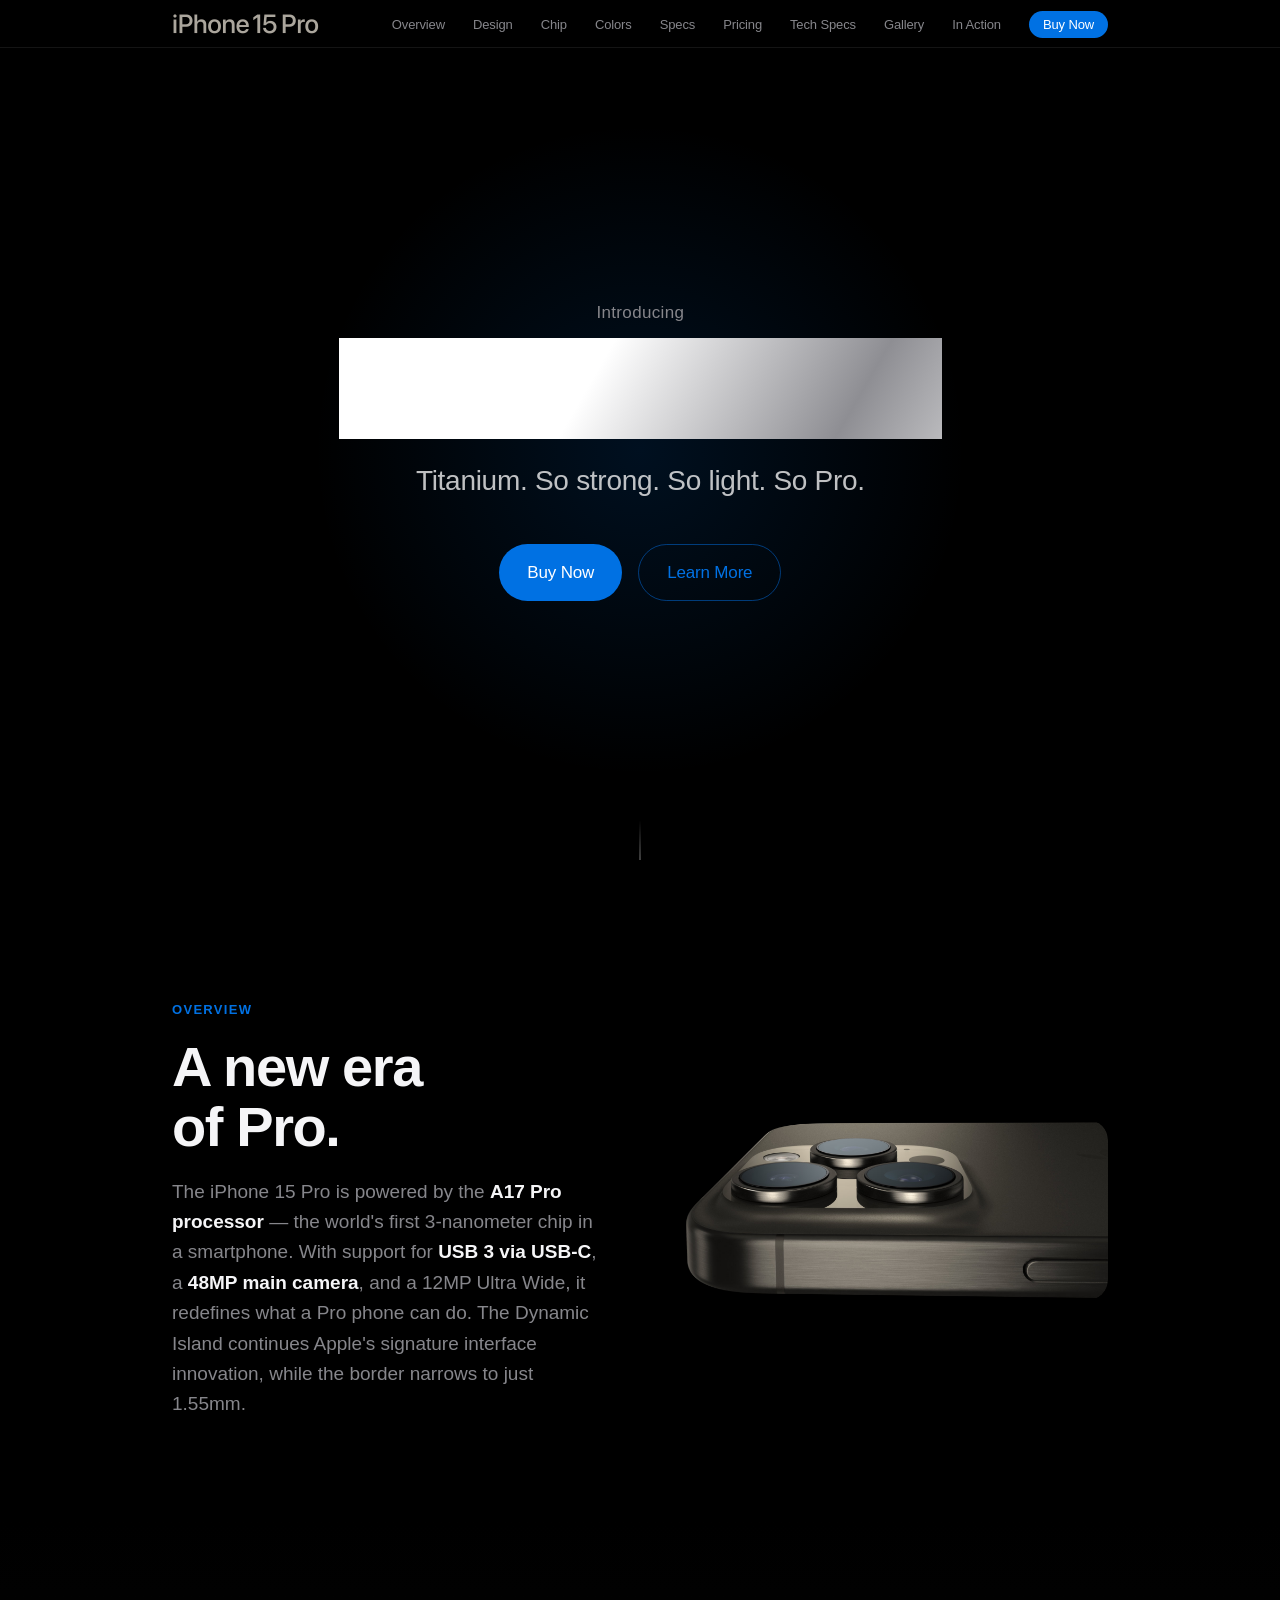
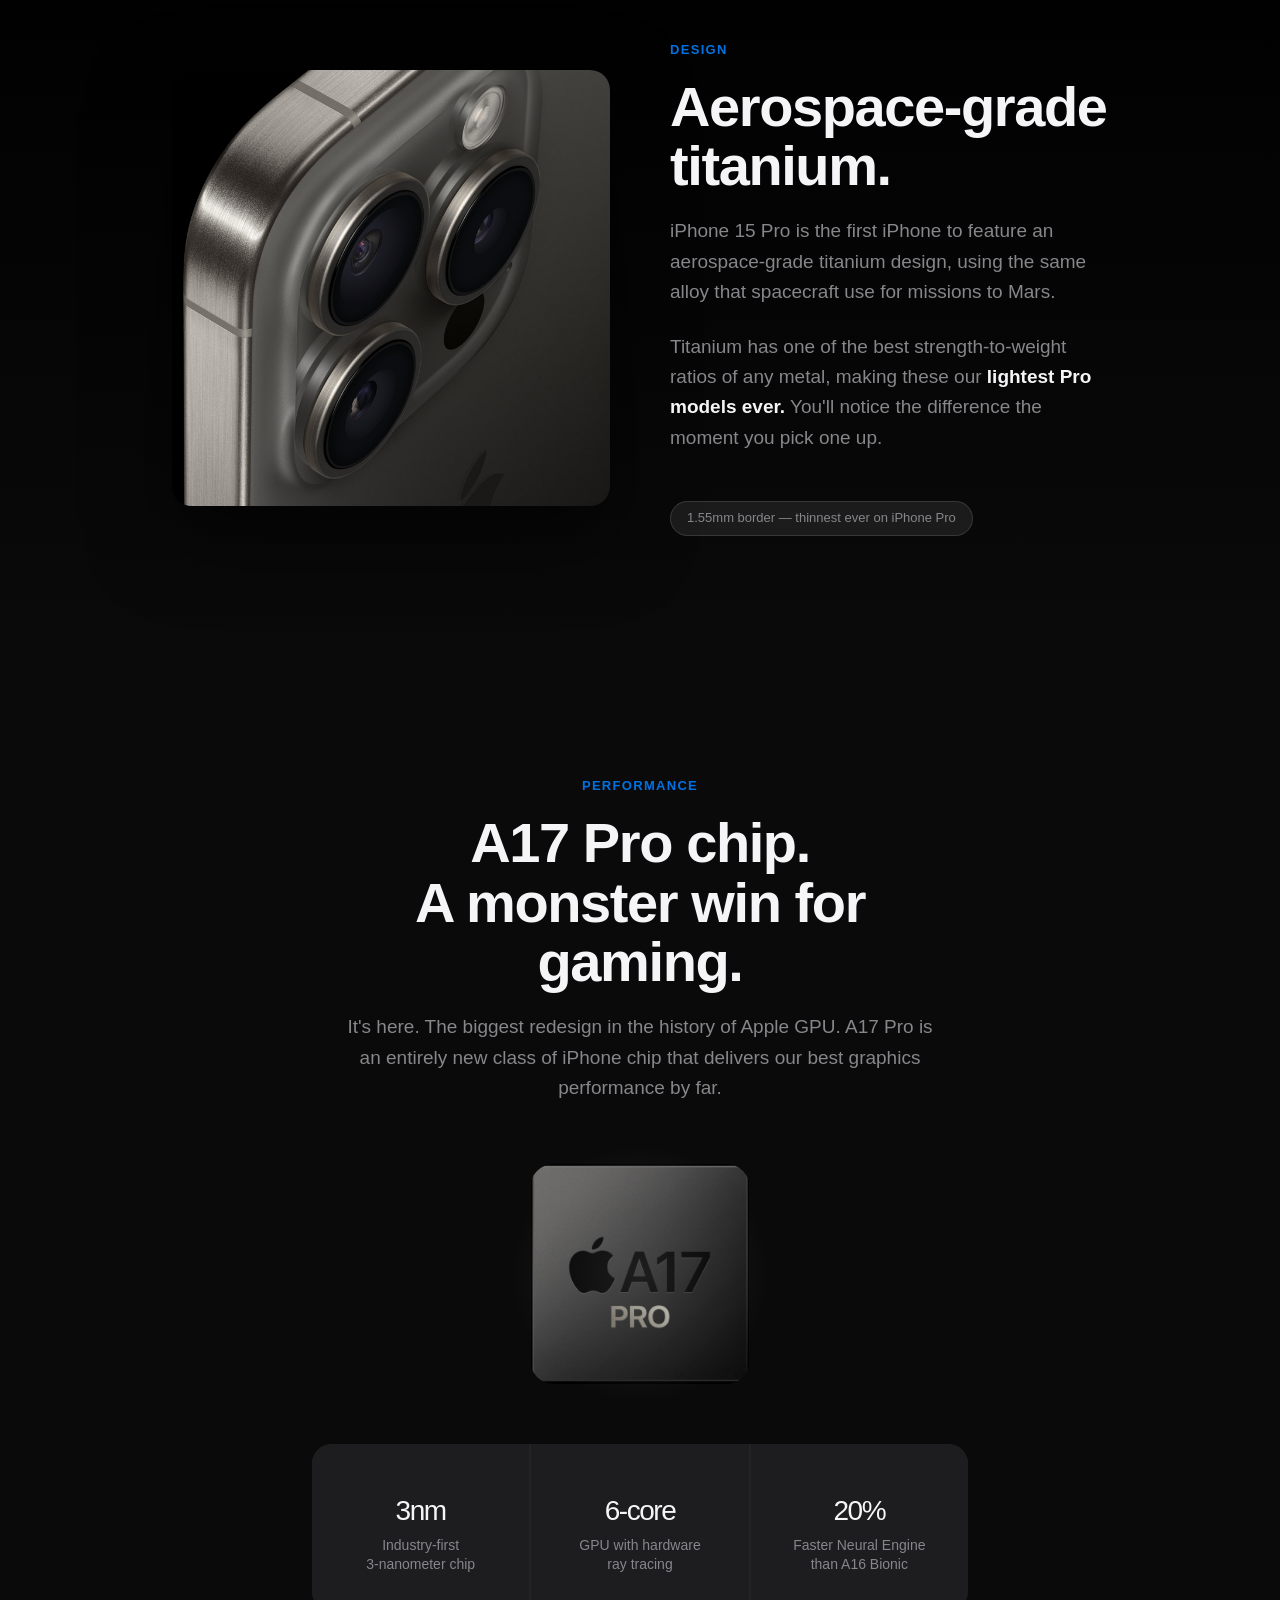
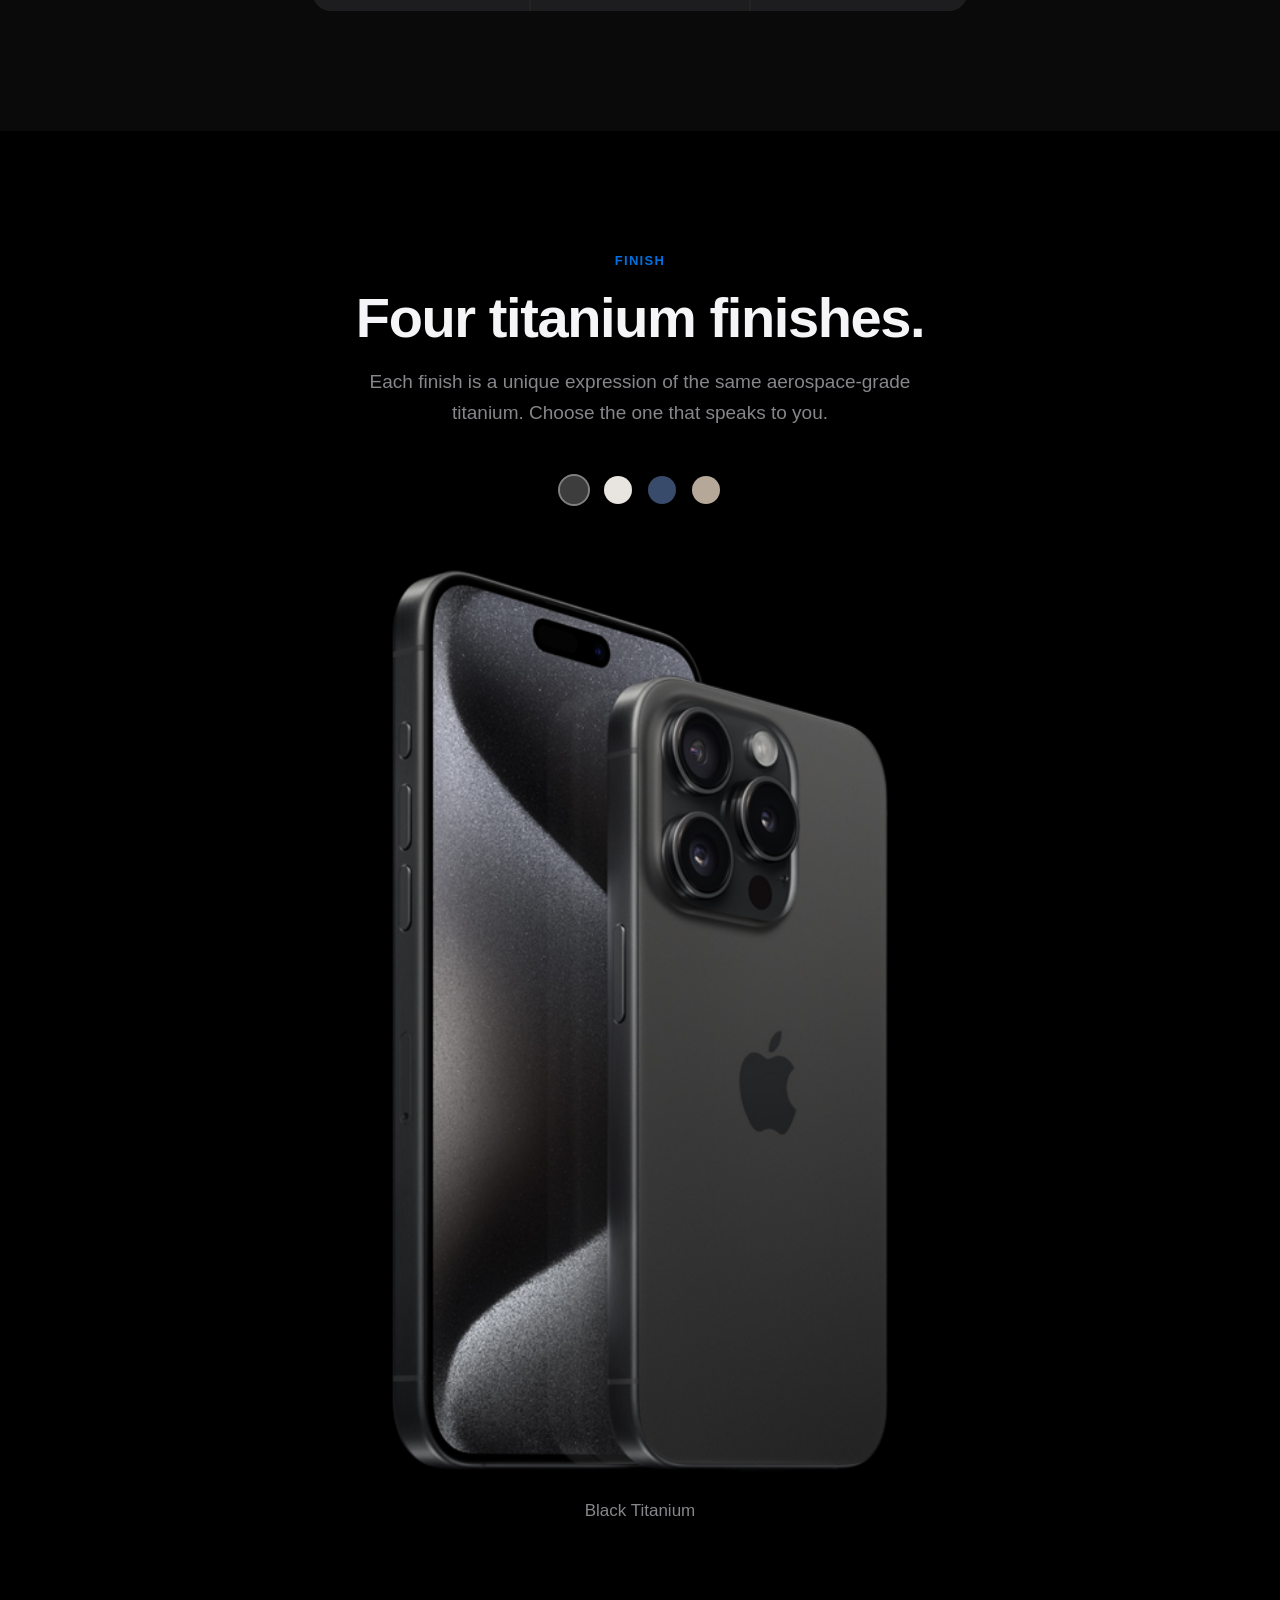
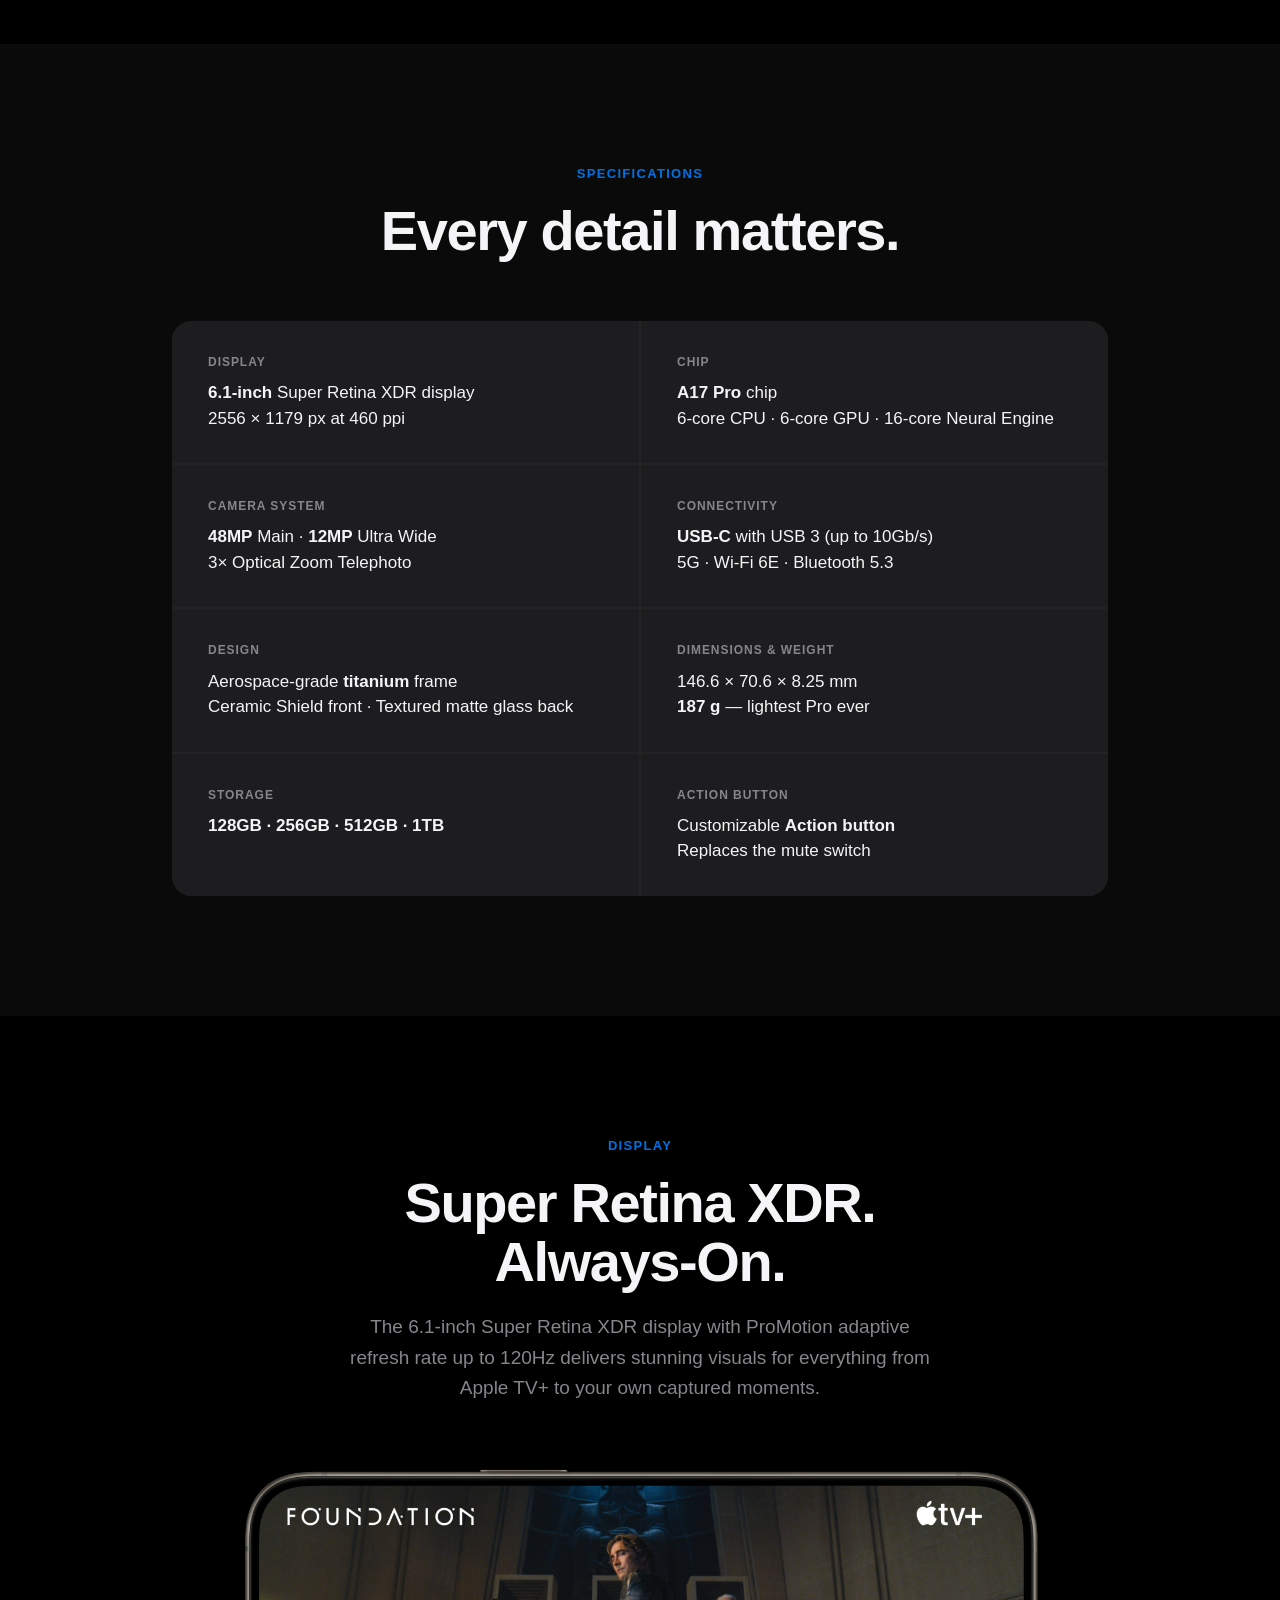
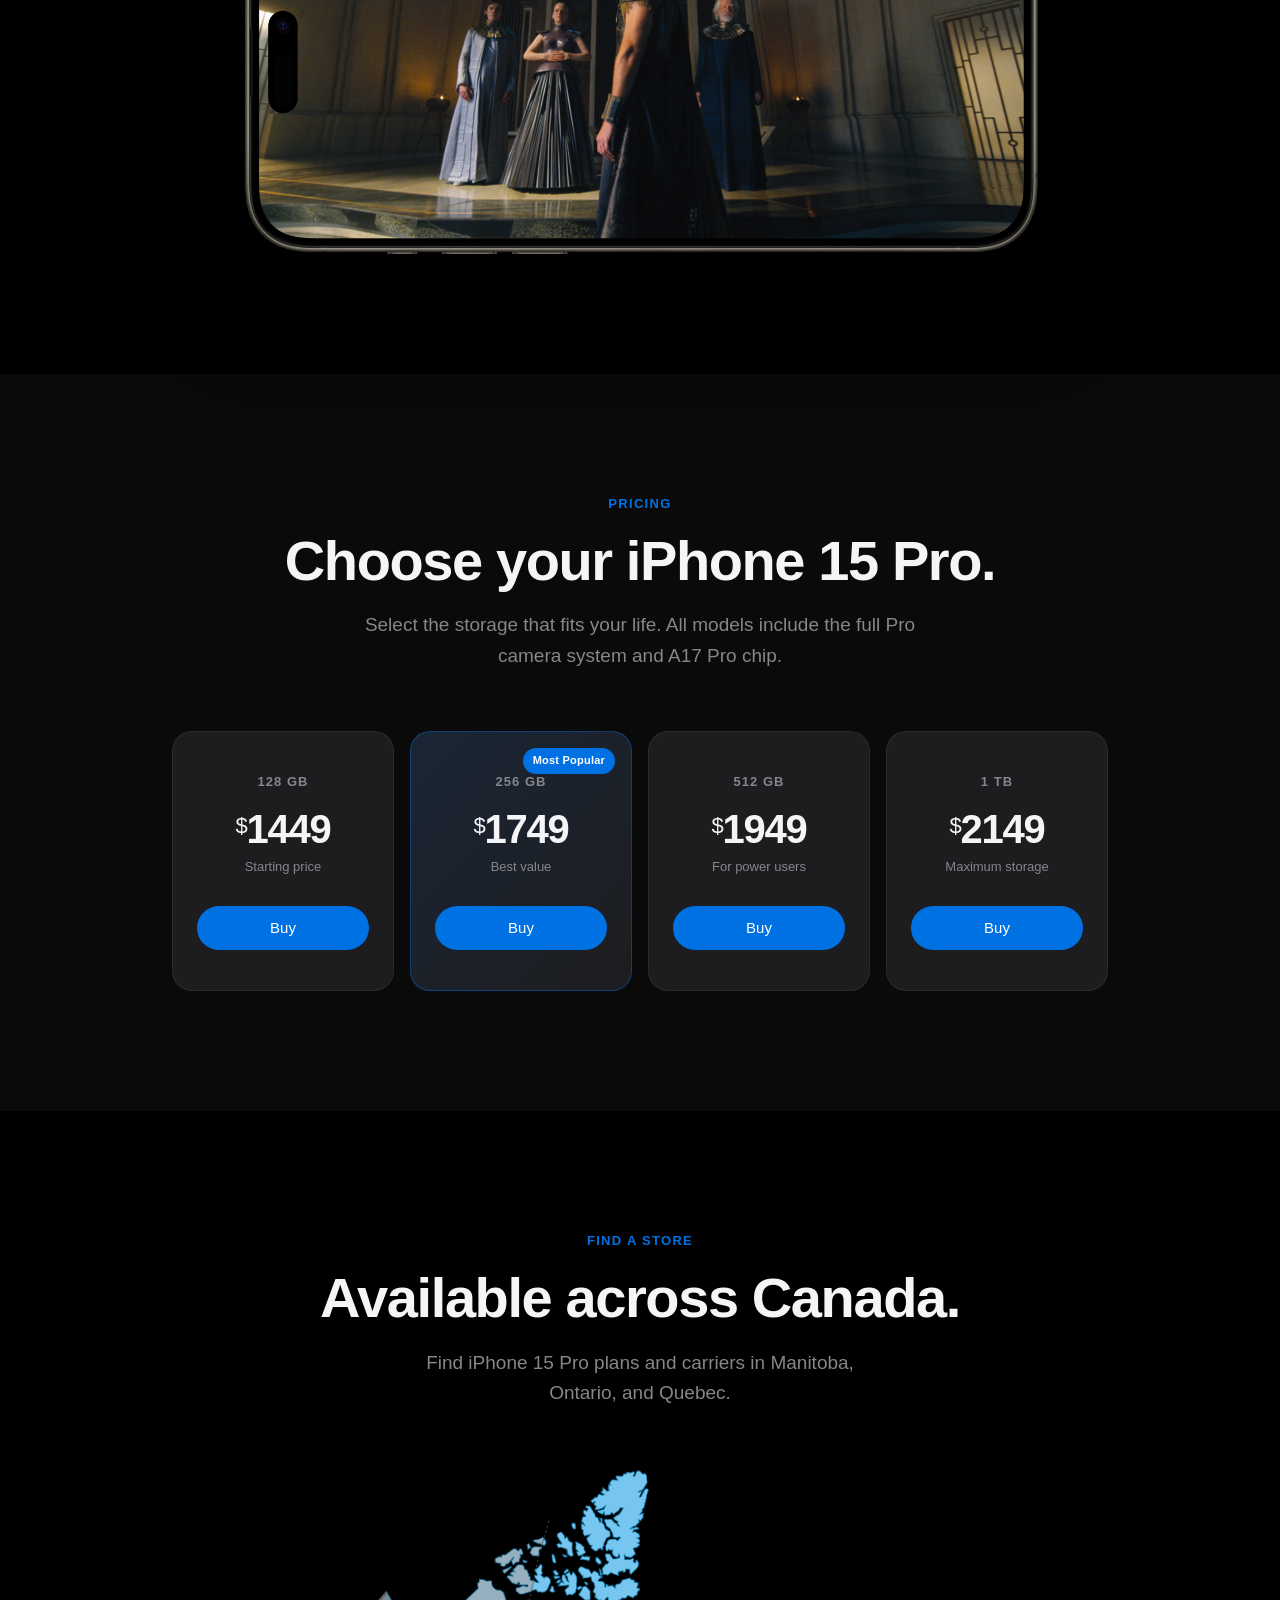
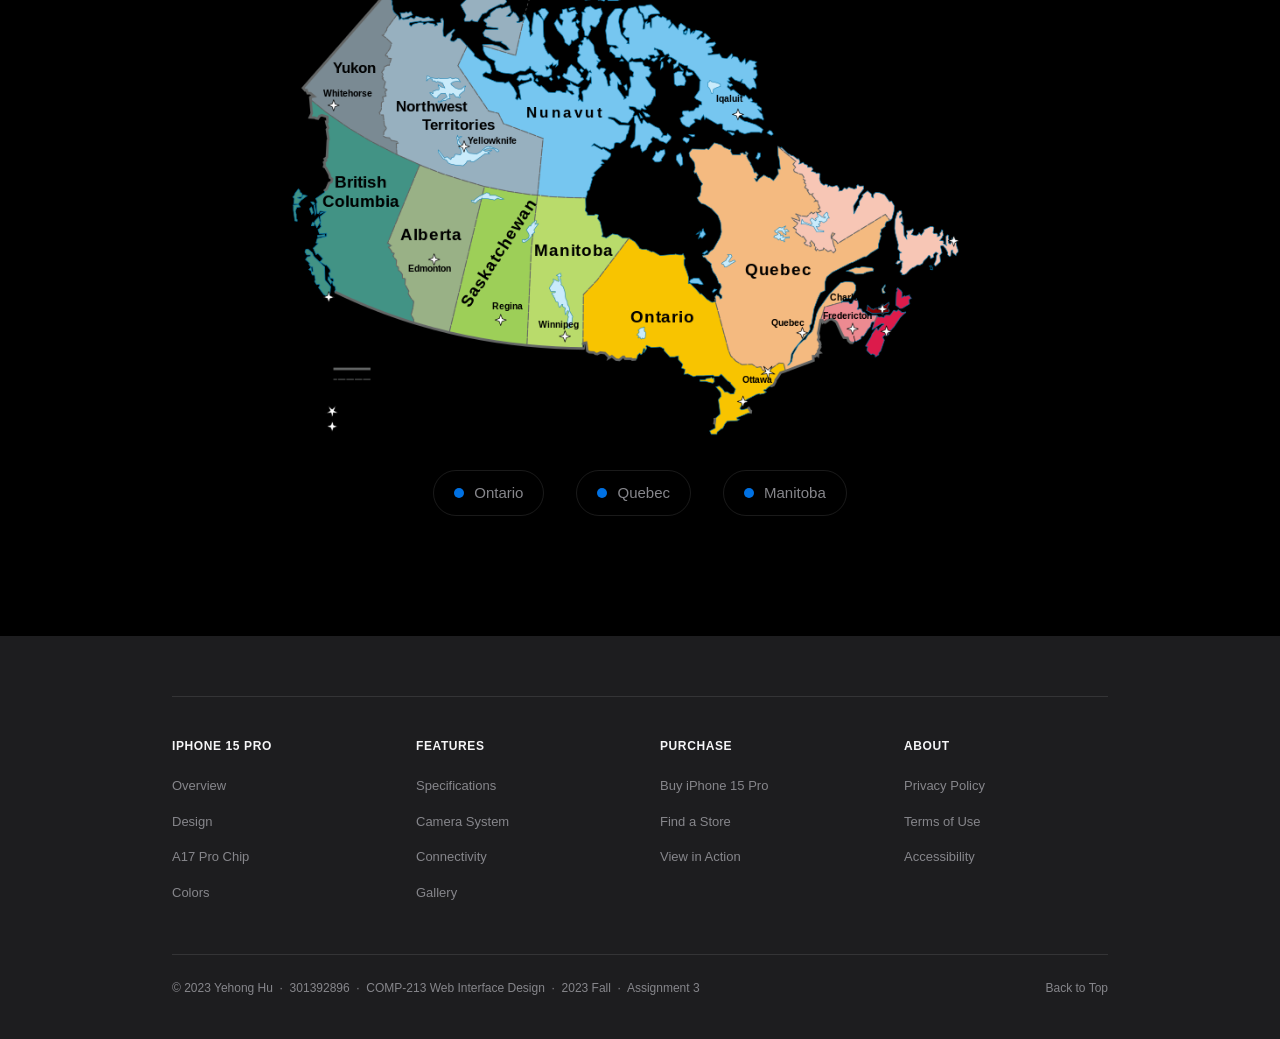
<file: index.html>
<!DOCTYPE html>
<html lang="en">
<head>
    <meta charset="UTF-8">
    <meta name="viewport" content="width=device-width, initial-scale=1.0">
    <title>iPhone 15 Pro — Product Page Study</title>
    <style>
        /* ===== CSS Reset & Base ===== */
        *, *::before, *::after {
            box-sizing: border-box;
            margin: 0;
            padding: 0;
        }

        :root {
            --font-apple: -apple-system, BlinkMacSystemFont, "SF Pro Display", "SF Pro Text", "Helvetica Neue", Arial, sans-serif;
            --color-bg: #000000;
            --color-text: #f5f5f7;
            --color-text-secondary: #86868b;
            --color-accent: #0071e3;
            --color-accent-hover: #0077ed;
            --color-divider: rgba(255,255,255,0.1);
            --color-card-bg: #1d1d1f;
            --color-nav-bg: rgba(0,0,0,0.72);
            --max-width: 980px;
            --section-padding: 120px 0;
        }

        html {
            scroll-behavior: smooth;
        }

        body {
            font-family: var(--font-apple);
            background-color: var(--color-bg);
            color: var(--color-text);
            line-height: 1.6;
            overflow-x: hidden;
        }

        /* ===== Navigation ===== */
        .nav {
            position: fixed;
            top: 0;
            left: 0;
            right: 0;
            z-index: 9999;
            height: 48px;
            background: var(--color-nav-bg);
            backdrop-filter: saturate(180%) blur(20px);
            -webkit-backdrop-filter: saturate(180%) blur(20px);
            border-bottom: 1px solid rgba(255,255,255,0.08);
            display: flex;
            align-items: center;
            justify-content: center;
            transition: background 0.3s ease;
        }

        .nav-inner {
            width: 100%;
            max-width: var(--max-width);
            padding: 0 22px;
            display: flex;
            align-items: center;
            justify-content: space-between;
        }

        .nav-logo {
            display: flex;
            align-items: center;
        }

        .nav-logo img {
            height: 22px;
            width: auto;
            opacity: 0.9;
        }

        .nav-links {
            display: flex;
            align-items: center;
            gap: 28px;
            list-style: none;
        }

        .nav-links a {
            color: var(--color-text-secondary);
            text-decoration: none;
            font-size: 13px;
            letter-spacing: -0.01em;
            transition: color 0.2s ease;
        }

        .nav-links a:hover {
            color: var(--color-text);
        }

        .nav-cta {
            background: var(--color-accent);
            color: white !important;
            padding: 6px 14px;
            border-radius: 980px;
            font-size: 13px !important;
            transition: background 0.2s ease !important;
        }

        .nav-cta:hover {
            background: var(--color-accent-hover) !important;
            color: white !important;
        }

        /* ===== Hero Section ===== */
        .hero {
            position: relative;
            min-height: 100vh;
            display: flex;
            flex-direction: column;
            align-items: center;
            justify-content: center;
            overflow: hidden;
            background: #000;
        }

        .hero-video {
            position: absolute;
            inset: 0;
            width: 100%;
            height: 100%;
            object-fit: cover;
            opacity: 0.85;
        }

        .hero-overlay {
            position: absolute;
            inset: 0;
            background: linear-gradient(to bottom, rgba(0,0,0,0.2) 0%, rgba(0,0,0,0) 40%, rgba(0,0,0,0.6) 100%);
        }

        .hero-content {
            position: relative;
            z-index: 2;
            text-align: center;
            padding: 0 22px;
        }

        .hero-eyebrow {
            font-size: 17px;
            font-weight: 400;
            color: var(--color-text-secondary);
            letter-spacing: 0.02em;
            margin-bottom: 12px;
            opacity: 0;
            transform: translateY(20px);
            animation: fadeUp 0.8s ease 0.3s forwards;
        }

        .hero-title {
            font-size: clamp(52px, 8vw, 96px);
            font-weight: 700;
            letter-spacing: -0.03em;
            line-height: 1.05;
            margin-bottom: 20px;
            background: linear-gradient(135deg, #fff 0%, #a0a0a5 100%);
            -webkit-background-clip: text;
            -webkit-text-fill-color: transparent;
            background-clip: text;
            opacity: 0;
            transform: translateY(20px);
            animation: fadeUp 0.8s ease 0.5s forwards;
        }

        .hero-subtitle {
            font-size: clamp(19px, 2.5vw, 28px);
            font-weight: 300;
            color: rgba(255,255,255,0.75);
            letter-spacing: -0.01em;
            margin-bottom: 40px;
            opacity: 0;
            transform: translateY(20px);
            animation: fadeUp 0.8s ease 0.7s forwards;
        }

        .hero-actions {
            display: flex;
            gap: 16px;
            justify-content: center;
            flex-wrap: wrap;
            opacity: 0;
            transform: translateY(20px);
            animation: fadeUp 0.8s ease 0.9s forwards;
        }

        .btn-primary {
            display: inline-flex;
            align-items: center;
            background: var(--color-accent);
            color: white;
            text-decoration: none;
            padding: 14px 28px;
            border-radius: 980px;
            font-size: 17px;
            font-weight: 400;
            letter-spacing: -0.01em;
            transition: background 0.2s ease, transform 0.2s ease;
        }

        .btn-primary:hover {
            background: var(--color-accent-hover);
            transform: scale(1.02);
        }

        .btn-secondary {
            display: inline-flex;
            align-items: center;
            background: transparent;
            color: var(--color-accent);
            text-decoration: none;
            padding: 14px 28px;
            border-radius: 980px;
            font-size: 17px;
            font-weight: 400;
            letter-spacing: -0.01em;
            border: 1px solid rgba(0,113,227,0.5);
            transition: background 0.2s ease, border-color 0.2s ease, transform 0.2s ease;
        }

        .btn-secondary:hover {
            background: rgba(0,113,227,0.1);
            border-color: var(--color-accent);
            transform: scale(1.02);
        }

        .hero-scroll-hint {
            position: absolute;
            bottom: 40px;
            left: 50%;
            transform: translateX(-50%);
            z-index: 2;
            display: flex;
            flex-direction: column;
            align-items: center;
            gap: 8px;
            opacity: 0;
            animation: fadeIn 1s ease 1.5s forwards;
        }

        .scroll-line {
            width: 1px;
            height: 40px;
            background: linear-gradient(to bottom, transparent, rgba(255,255,255,0.5));
            animation: scrollPulse 2s ease infinite;
        }

        /* ===== Section Base ===== */
        section {
            padding: var(--section-padding);
        }

        .container {
            max-width: var(--max-width);
            margin: 0 auto;
            padding: 0 22px;
        }

        .section-eyebrow {
            font-size: 13px;
            font-weight: 600;
            letter-spacing: 0.1em;
            text-transform: uppercase;
            color: var(--color-accent);
            margin-bottom: 16px;
        }

        .section-title {
            font-size: clamp(36px, 5vw, 56px);
            font-weight: 700;
            letter-spacing: -0.025em;
            line-height: 1.07;
            color: var(--color-text);
            margin-bottom: 20px;
        }

        .section-body {
            font-size: 19px;
            font-weight: 300;
            line-height: 1.6;
            color: var(--color-text-secondary);
            max-width: 600px;
        }

        /* ===== Intro Section ===== */
        .intro {
            background: #000;
            padding: 100px 0;
        }

        .intro-grid {
            display: grid;
            grid-template-columns: 1fr 1fr;
            gap: 80px;
            align-items: center;
        }

        .intro-text .section-body {
            max-width: 100%;
        }

        .intro-image {
            position: relative;
            border-radius: 20px;
            overflow: hidden;
        }

        .intro-image img {
            width: 100%;
            height: auto;
            display: block;
            border-radius: 20px;
            transition: transform 0.6s ease;
        }

        .intro-image:hover img {
            transform: scale(1.03);
        }

        /* ===== Titanium Section ===== */
        .titanium {
            background: linear-gradient(180deg, #000 0%, #0a0a0a 100%);
        }

        .titanium-layout {
            display: grid;
            grid-template-columns: 1fr 1fr;
            gap: 60px;
            align-items: center;
        }

        .titanium-image {
            border-radius: 20px;
            overflow: hidden;
            box-shadow: 0 30px 80px rgba(0,0,0,0.6);
        }

        .titanium-image img {
            width: 100%;
            height: auto;
            display: block;
            transition: transform 0.6s ease;
        }

        .titanium-image:hover img {
            transform: scale(1.03);
        }

        .titanium-text .section-body {
            max-width: 100%;
            margin-bottom: 24px;
        }

        .titanium-text p + p {
            margin-top: 16px;
        }

        .highlight-tag {
            display: inline-block;
            background: rgba(255,255,255,0.08);
            border: 1px solid rgba(255,255,255,0.12);
            border-radius: 980px;
            padding: 6px 16px;
            font-size: 13px;
            color: var(--color-text-secondary);
            margin-top: 24px;
        }

        /* ===== Chip Section ===== */
        .chip-section {
            background: #0a0a0a;
            text-align: center;
        }

        .chip-section .container {
            max-width: 700px;
        }

        .chip-image-wrap {
            margin: 60px auto;
            width: 220px;
            height: 220px;
            position: relative;
        }

        .chip-image-wrap img {
            width: 100%;
            height: 100%;
            object-fit: contain;
            border-radius: 24px;
        }

        .chip-glow {
            position: absolute;
            inset: -20px;
            background: radial-gradient(ellipse, rgba(100,100,100,0.3) 0%, transparent 70%);
            border-radius: 50%;
            animation: chipGlow 3s ease infinite alternate;
        }

        .chip-stats {
            display: grid;
            grid-template-columns: repeat(3, 1fr);
            gap: 2px;
            margin-top: 60px;
            border-radius: 20px;
            overflow: hidden;
            background: var(--color-divider);
        }

        .chip-stat {
            background: var(--color-card-bg);
            padding: 36px 24px;
            text-align: center;
        }

        .chip-stat-number {
            font-size: 48px;
            font-weight: 700;
            letter-spacing: -0.03em;
            color: var(--color-text);
            line-height: 1;
            margin-bottom: 8px;
        }

        .chip-stat-number span {
            font-size: 28px;
            font-weight: 400;
        }

        .chip-stat-label {
            font-size: 14px;
            color: var(--color-text-secondary);
            line-height: 1.4;
        }

        /* ===== Colors Section ===== */
        .colors-section {
            background: #000;
            text-align: center;
        }

        .color-picker {
            display: flex;
            justify-content: center;
            gap: 16px;
            margin: 48px 0 60px;
            flex-wrap: wrap;
        }

        .color-btn {
            width: 28px;
            height: 28px;
            border-radius: 50%;
            border: 2px solid transparent;
            cursor: pointer;
            transition: transform 0.2s ease, border-color 0.2s ease;
            position: relative;
        }

        .color-btn::after {
            content: '';
            position: absolute;
            inset: -4px;
            border-radius: 50%;
            border: 2px solid transparent;
            transition: border-color 0.2s ease;
        }

        .color-btn.active::after,
        .color-btn:hover::after {
            border-color: rgba(255,255,255,0.5);
        }

        .color-btn:hover {
            transform: scale(1.15);
        }

        .color-btn[data-color="black"] { background: #3d3d3d; }
        .color-btn[data-color="white"] { background: #e8e4df; }
        .color-btn[data-color="blue"] { background: #394b6b; }
        .color-btn[data-color="natural"] { background: #b5a898; }

        .color-display {
            position: relative;
            max-width: 500px;
            margin: 0 auto;
        }

        .color-image {
            width: 100%;
            height: auto;
            display: none;
            animation: colorFade 0.4s ease;
        }

        .color-image.active {
            display: block;
        }

        .color-name {
            font-size: 17px;
            color: var(--color-text-secondary);
            margin-top: 24px;
            transition: opacity 0.3s ease;
        }

        /* ===== Specs Section ===== */
        .specs-section {
            background: #0a0a0a;
        }

        .specs-header {
            text-align: center;
            margin-bottom: 60px;
        }

        .specs-grid {
            display: grid;
            grid-template-columns: repeat(2, 1fr);
            gap: 2px;
            border-radius: 20px;
            overflow: hidden;
            background: var(--color-divider);
        }

        .spec-item {
            background: var(--color-card-bg);
            padding: 32px 36px;
            transition: background 0.2s ease;
        }

        .spec-item:hover {
            background: #252527;
        }

        .spec-label {
            font-size: 12px;
            font-weight: 600;
            letter-spacing: 0.08em;
            text-transform: uppercase;
            color: var(--color-text-secondary);
            margin-bottom: 8px;
        }

        .spec-value {
            font-size: 17px;
            font-weight: 400;
            color: var(--color-text);
            line-height: 1.5;
        }

        .spec-value strong {
            font-weight: 600;
        }

        /* ===== Display Section ===== */
        .display-section {
            background: #000;
            text-align: center;
        }

        .display-image-wrap {
            margin: 60px auto 0;
            max-width: 800px;
            border-radius: 20px;
            overflow: hidden;
            box-shadow: 0 40px 100px rgba(0,0,0,0.8);
        }

        .display-image-wrap img {
            width: 100%;
            height: auto;
            display: block;
        }

        /* ===== Pricing Section ===== */
        .pricing-section {
            background: #0a0a0a;
            text-align: center;
        }

        .pricing-cards {
            display: grid;
            grid-template-columns: repeat(4, 1fr);
            gap: 16px;
            margin-top: 60px;
        }

        .pricing-card {
            background: var(--color-card-bg);
            border-radius: 20px;
            padding: 40px 24px;
            border: 1px solid rgba(255,255,255,0.06);
            transition: transform 0.3s ease, border-color 0.3s ease, box-shadow 0.3s ease;
            cursor: pointer;
            position: relative;
            overflow: hidden;
        }

        .pricing-card::before {
            content: '';
            position: absolute;
            inset: 0;
            background: linear-gradient(135deg, rgba(255,255,255,0.03) 0%, transparent 100%);
            opacity: 0;
            transition: opacity 0.3s ease;
        }

        .pricing-card:hover {
            transform: translateY(-6px);
            border-color: rgba(255,255,255,0.15);
            box-shadow: 0 20px 60px rgba(0,0,0,0.5);
        }

        .pricing-card:hover::before {
            opacity: 1;
        }

        .pricing-card.featured {
            border-color: rgba(0,113,227,0.4);
            background: linear-gradient(135deg, #1a2535 0%, #1d1d1f 100%);
        }

        .pricing-storage {
            font-size: 13px;
            font-weight: 600;
            letter-spacing: 0.08em;
            text-transform: uppercase;
            color: var(--color-text-secondary);
            margin-bottom: 16px;
        }

        .pricing-price {
            font-size: 40px;
            font-weight: 700;
            letter-spacing: -0.03em;
            color: var(--color-text);
            line-height: 1;
            margin-bottom: 8px;
        }

        .pricing-price sup {
            font-size: 22px;
            font-weight: 400;
            vertical-align: top;
            margin-top: 6px;
            display: inline-block;
        }

        .pricing-note {
            font-size: 13px;
            color: var(--color-text-secondary);
            margin-bottom: 28px;
        }

        .pricing-btn {
            display: block;
            background: var(--color-accent);
            color: white;
            text-decoration: none;
            padding: 10px 20px;
            border-radius: 980px;
            font-size: 15px;
            font-weight: 400;
            transition: background 0.2s ease;
        }

        .pricing-btn:hover {
            background: var(--color-accent-hover);
        }

        /* ===== Map Section ===== */
        .map-section {
            background: #000;
        }

        .map-header {
            text-align: center;
            margin-bottom: 60px;
        }

        .map-container {
            position: relative;
            max-width: 700px;
            margin: 0 auto;
            border-radius: 20px;
            overflow: hidden;
        }

        .map-container img {
            width: 100%;
            height: auto;
            display: block;
        }

        .map-legend {
            display: flex;
            justify-content: center;
            gap: 32px;
            margin-top: 32px;
            flex-wrap: wrap;
        }

        .map-legend-item {
            display: flex;
            align-items: center;
            gap: 10px;
            font-size: 15px;
            color: var(--color-text-secondary);
            text-decoration: none;
            padding: 10px 20px;
            border-radius: 980px;
            border: 1px solid rgba(255,255,255,0.1);
            transition: background 0.2s ease, border-color 0.2s ease, color 0.2s ease;
        }

        .map-legend-item:hover {
            background: rgba(255,255,255,0.05);
            border-color: rgba(255,255,255,0.2);
            color: var(--color-text);
        }

        .map-dot {
            width: 10px;
            height: 10px;
            border-radius: 50%;
            background: var(--color-accent);
            flex-shrink: 0;
        }

        /* ===== Footer ===== */
        .footer {
            background: #1d1d1f;
            padding: 60px 0 40px;
        }

        .footer-inner {
            max-width: var(--max-width);
            margin: 0 auto;
            padding: 0 22px;
        }

        .footer-divider {
            height: 1px;
            background: var(--color-divider);
            margin-bottom: 40px;
        }

        .footer-top {
            display: grid;
            grid-template-columns: repeat(4, 1fr);
            gap: 40px;
            margin-bottom: 40px;
        }

        .footer-col-title {
            font-size: 12px;
            font-weight: 600;
            letter-spacing: 0.05em;
            text-transform: uppercase;
            color: var(--color-text);
            margin-bottom: 16px;
        }

        .footer-col ul {
            list-style: none;
        }

        .footer-col ul li {
            margin-bottom: 10px;
        }

        .footer-col ul li a {
            font-size: 13px;
            color: var(--color-text-secondary);
            text-decoration: none;
            transition: color 0.2s ease;
        }

        .footer-col ul li a:hover {
            color: var(--color-text);
        }

        .footer-bottom {
            border-top: 1px solid var(--color-divider);
            padding-top: 24px;
            display: flex;
            justify-content: space-between;
            align-items: center;
            flex-wrap: wrap;
            gap: 12px;
        }

        .footer-copy {
            font-size: 12px;
            color: var(--color-text-secondary);
        }

        .footer-links {
            display: flex;
            gap: 20px;
        }

        .footer-links a {
            font-size: 12px;
            color: var(--color-text-secondary);
            text-decoration: none;
            transition: color 0.2s ease;
        }

        .footer-links a:hover {
            color: var(--color-text);
        }

        /* ===== Scroll Animations ===== */
        .fade-up {
            opacity: 0;
            transform: translateY(40px);
            transition: opacity 0.7s ease, transform 0.7s ease;
        }

        .fade-up.visible {
            opacity: 1;
            transform: translateY(0);
        }

        .stagger-1 { transition-delay: 0.1s; }
        .stagger-2 { transition-delay: 0.2s; }
        .stagger-3 { transition-delay: 0.3s; }
        .stagger-4 { transition-delay: 0.4s; }

        /* ===== Keyframes ===== */
        @keyframes fadeUp {
            to {
                opacity: 1;
                transform: translateY(0);
            }
        }

        @keyframes fadeIn {
            to { opacity: 1; }
        }

        @keyframes scrollPulse {
            0%, 100% { opacity: 0.4; transform: scaleY(1); }
            50% { opacity: 1; transform: scaleY(1.2); }
        }

        @keyframes chipGlow {
            from { opacity: 0.4; transform: scale(0.95); }
            to { opacity: 0.8; transform: scale(1.05); }
        }

        @keyframes colorFade {
            from { opacity: 0; transform: scale(0.97); }
            to { opacity: 1; transform: scale(1); }
        }

        /* ===== Focus States (keyboard accessibility) ===== */
        a:focus-visible,
        button:focus-visible,
        [role="button"]:focus-visible,
        [tabindex]:focus-visible {
            outline: 2px solid var(--color-accent);
            outline-offset: 3px;
            border-radius: 6px;
        }

        /* ===== Delight: hero parallax + ambient glow ===== */
        .hero-video {
            will-change: transform;
        }

        .hero-content {
            will-change: transform, opacity;
        }

        .hero-glow {
            position: absolute;
            width: 60vmax;
            height: 60vmax;
            border-radius: 50%;
            background: radial-gradient(circle, rgba(0,113,227,0.14) 0%, transparent 60%);
            top: 50%;
            left: 50%;
            margin: -30vmax 0 0 -30vmax;
            z-index: 1;
            animation: glowDrift 14s ease-in-out infinite alternate;
            pointer-events: none;
        }

        @keyframes glowDrift {
            from { transform: translate(-6%, -4%) scale(1); }
            to   { transform: translate(6%, 5%) scale(1.12); }
        }

        .hero-title {
            background: linear-gradient(120deg, #fff 20%, #8e8e93 40%, #fff 60%);
            background-size: 220% auto;
            animation: titleShimmer 9s linear infinite, fadeUp 0.8s ease 0.5s forwards;
        }

        @keyframes titleShimmer {
            to { background-position: 220% center; }
        }

        /* ===== Delight: pricing card sheen sweep ===== */
        .pricing-card::after {
            content: '';
            position: absolute;
            top: 0;
            left: -80%;
            width: 60%;
            height: 100%;
            background: linear-gradient(100deg, transparent 0%, rgba(255,255,255,0.09) 50%, transparent 100%);
            transform: skewX(-18deg);
            transition: left 0.7s ease;
            pointer-events: none;
        }

        .pricing-card:hover::after {
            left: 130%;
        }

        .pricing-card.featured::after {
            /* keep the "Most Popular" badge working: move sheen to a separate layer */
            content: 'Most Popular';
            left: auto;
            right: 16px;
            top: 16px;
            width: auto;
            height: auto;
            background: var(--color-accent);
            color: white;
            font-size: 11px;
            font-weight: 600;
            padding: 4px 10px;
            border-radius: 980px;
            letter-spacing: 0.02em;
            transform: none;
            transition: none;
        }

        /* ===== Delight: button press feedback ===== */
        .btn-primary:active, .btn-secondary:active,
        .pricing-btn:active, .nav-cta:active {
            transform: scale(0.97);
        }

        /* ===== Delight: color picker pop ===== */
        .color-image.active {
            animation: colorPop 0.5s cubic-bezier(0.2, 0.9, 0.3, 1.2);
        }

        @keyframes colorPop {
            from { opacity: 0; transform: scale(0.96) rotate(-0.6deg); }
            to   { opacity: 1; transform: scale(1) rotate(0); }
        }

        /* ===== Reduced Motion ===== */
        @media (prefers-reduced-motion: reduce) {
            html { scroll-behavior: auto; }

            *, *::before, *::after {
                animation-duration: 0.01ms !important;
                animation-iteration-count: 1 !important;
                transition-duration: 0.01ms !important;
            }

            .fade-up {
                opacity: 1 !important;
                transform: none !important;
            }

            .hero-eyebrow, .hero-title, .hero-subtitle,
            .hero-actions, .hero-scroll-hint {
                opacity: 1 !important;
                transform: none !important;
                animation: none !important;
            }

            .hero-glow { display: none; }
        }

        /* ===== Responsive ===== */
        @media (max-width: 768px) {
            :root {
                --section-padding: 80px 0;
            }

            .nav-links {
                display: none;
            }

            .intro-grid,
            .titanium-layout {
                grid-template-columns: 1fr;
                gap: 40px;
            }

            .titanium-layout .titanium-image {
                order: -1;
            }

            .chip-stats {
                grid-template-columns: 1fr;
            }

            .specs-grid {
                grid-template-columns: 1fr;
            }

            .pricing-cards {
                grid-template-columns: repeat(2, 1fr);
            }

            .footer-top {
                grid-template-columns: repeat(2, 1fr);
            }

            .footer-bottom {
                flex-direction: column;
                align-items: flex-start;
            }
        }

        @media (max-width: 480px) {
            .pricing-cards {
                grid-template-columns: 1fr;
            }

            .footer-top {
                grid-template-columns: 1fr;
            }
        }
    </style>
</head>
<body>

    <!-- Navigation -->
    <nav class="nav" id="mainNav">
        <div class="nav-inner">
            <div class="nav-logo">
                <img src="15 pro logo.png" alt="iPhone 15 Pro">
            </div>
            <ul class="nav-links">
                <li><a href="#overview">Overview</a></li>
                <li><a href="#titanium">Design</a></li>
                <li><a href="#chip">Chip</a></li>
                <li><a href="#colors">Colors</a></li>
                <li><a href="#specs">Specs</a></li>
                <li><a href="#pricing">Pricing</a></li>
                <li><a href="specs.html">Tech Specs</a></li>
                <li><a href="gallery.html">Gallery</a></li>
                <li><a href="picture.html">In Action</a></li>
                <li><a href="#pricing" class="nav-cta">Buy Now</a></li>
            </ul>
        </div>
    </nav>

    <!-- Hero -->
    <section class="hero">
        <video class="hero-video" id="heroVideo" src="iPhone 15 Pro.mp4" autoplay muted loop playsinline></video>
        <div class="hero-glow"></div>
        <div class="hero-overlay"></div>
        <div class="hero-content" id="heroContent">
            <p class="hero-eyebrow">Introducing</p>
            <h1 class="hero-title">iPhone 15 Pro</h1>
            <p class="hero-subtitle">Titanium. So strong. So light. So Pro.</p>
            <div class="hero-actions">
                <a href="#pricing" class="btn-primary">Buy Now</a>
                <a href="#overview" class="btn-secondary">Learn More</a>
            </div>
        </div>
        <div class="hero-scroll-hint">
            <div class="scroll-line"></div>
        </div>
    </section>

    <!-- Overview -->
    <section class="intro" id="overview">
        <div class="container">
            <div class="intro-grid">
                <div class="intro-text fade-up">
                    <p class="section-eyebrow">Overview</p>
                    <h2 class="section-title">A new era of&nbsp;Pro.</h2>
                    <p class="section-body">The iPhone 15 Pro is powered by the <strong style="color:#f5f5f7">A17 Pro processor</strong> — the world's first 3-nanometer chip in a smartphone. With support for <strong style="color:#f5f5f7">USB 3 via USB-C</strong>, a <strong style="color:#f5f5f7">48MP main camera</strong>, and a 12MP Ultra Wide, it redefines what a Pro phone can do. The Dynamic Island continues Apple's signature interface innovation, while the border narrows to just 1.55mm.</p>
                </div>
                <div class="intro-image fade-up stagger-2">
                    <img src="image3.png" alt="iPhone 15 Pro titanium frame">
                </div>
            </div>
        </div>
    </section>

    <!-- Titanium Design -->
    <section class="titanium" id="titanium">
        <div class="container">
            <div class="titanium-layout">
                <div class="titanium-image fade-up">
                    <img src="image.png" alt="iPhone 15 Pro camera system">
                </div>
                <div class="titanium-text fade-up stagger-2">
                    <p class="section-eyebrow">Design</p>
                    <h2 class="section-title">Aerospace-grade titanium.</h2>
                    <p class="section-body">iPhone 15 Pro is the first iPhone to feature an aerospace-grade titanium design, using the same alloy that spacecraft use for missions to Mars.</p>
                    <p class="section-body" style="margin-top:16px">Titanium has one of the best strength-to-weight ratios of any metal, making these our <strong style="color:#f5f5f7">lightest Pro models ever.</strong> You'll notice the difference the moment you pick one up.</p>
                    <span class="highlight-tag">1.55mm border — thinnest ever on iPhone Pro</span>
                </div>
            </div>
        </div>
    </section>

    <!-- A17 Pro Chip -->
    <section class="chip-section" id="chip">
        <div class="container">
            <div class="fade-up">
                <p class="section-eyebrow">Performance</p>
                <h2 class="section-title">A17 Pro chip.<br>A monster win for gaming.</h2>
                <p class="section-body" style="margin: 0 auto">It's here. The biggest redesign in the history of Apple GPU. A17 Pro is an entirely new class of iPhone chip that delivers our best graphics performance by far.</p>
            </div>
            <div class="chip-image-wrap fade-up stagger-1">
                <div class="chip-glow"></div>
                <img src="chip.png" alt="A17 Pro chip">
            </div>
            <div class="chip-stats fade-up stagger-2">
                <div class="chip-stat">
                    <div class="chip-stat-number"><span class="count-num" data-count="3">3</span><span>nm</span></div>
                    <div class="chip-stat-label">Industry-first<br>3-nanometer chip</div>
                </div>
                <div class="chip-stat">
                    <div class="chip-stat-number"><span class="count-num" data-count="6">6</span><span>-core</span></div>
                    <div class="chip-stat-label">GPU with hardware<br>ray tracing</div>
                </div>
                <div class="chip-stat">
                    <div class="chip-stat-number"><span class="count-num" data-count="20">20</span><span>%</span></div>
                    <div class="chip-stat-label">Faster Neural Engine<br>than A16 Bionic</div>
                </div>
            </div>
        </div>
    </section>

    <!-- Colors -->
    <section class="colors-section" id="colors">
        <div class="container">
            <div class="fade-up">
                <p class="section-eyebrow">Finish</p>
                <h2 class="section-title">Four titanium finishes.</h2>
                <p class="section-body" style="margin: 0 auto">Each finish is a unique expression of the same aerospace-grade titanium. Choose the one that speaks to you.</p>
            </div>
            <div class="color-picker fade-up stagger-1">
                <button class="color-btn active" data-color="black" title="Black Titanium" aria-label="Black Titanium" aria-pressed="true"></button>
                <button class="color-btn" data-color="white" title="White Titanium" aria-label="White Titanium" aria-pressed="false"></button>
                <button class="color-btn" data-color="blue" title="Blue Titanium" aria-label="Blue Titanium" aria-pressed="false"></button>
                <button class="color-btn" data-color="natural" title="Natural Titanium" aria-label="Natural Titanium" aria-pressed="false"></button>
            </div>
            <div class="color-display fade-up stagger-2">
                <img class="color-image active" data-color="black" src="image5.png" alt="Black Titanium iPhone 15 Pro">
                <img class="color-image" data-color="white" src="image6.png" alt="White Titanium iPhone 15 Pro">
                <img class="color-image" data-color="blue" src="image7.png" alt="Blue Titanium iPhone 15 Pro">
                <img class="color-image" data-color="natural" src="image9.png" alt="Natural Titanium iPhone 15 Pro">
                <p class="color-name" id="colorName">Black Titanium</p>
            </div>
        </div>
    </section>

    <!-- Specs -->
    <section class="specs-section" id="specs">
        <div class="container">
            <div class="specs-header fade-up">
                <p class="section-eyebrow">Specifications</p>
                <h2 class="section-title">Every detail matters.</h2>
            </div>
            <div class="specs-grid fade-up stagger-1">
                <div class="spec-item">
                    <div class="spec-label">Display</div>
                    <div class="spec-value"><strong>6.1-inch</strong> Super Retina XDR display<br>2556 × 1179 px at 460 ppi</div>
                </div>
                <div class="spec-item">
                    <div class="spec-label">Chip</div>
                    <div class="spec-value"><strong>A17 Pro</strong> chip<br>6-core CPU · 6-core GPU · 16-core Neural Engine</div>
                </div>
                <div class="spec-item">
                    <div class="spec-label">Camera System</div>
                    <div class="spec-value"><strong>48MP</strong> Main · <strong>12MP</strong> Ultra Wide<br>3× Optical Zoom Telephoto</div>
                </div>
                <div class="spec-item">
                    <div class="spec-label">Connectivity</div>
                    <div class="spec-value"><strong>USB-C</strong> with USB 3 (up to 10Gb/s)<br>5G · Wi-Fi 6E · Bluetooth 5.3</div>
                </div>
                <div class="spec-item">
                    <div class="spec-label">Design</div>
                    <div class="spec-value">Aerospace-grade <strong>titanium</strong> frame<br>Ceramic Shield front · Textured matte glass back</div>
                </div>
                <div class="spec-item">
                    <div class="spec-label">Dimensions & Weight</div>
                    <div class="spec-value">146.6 × 70.6 × 8.25 mm<br><strong>187 g</strong> — lightest Pro ever</div>
                </div>
                <div class="spec-item">
                    <div class="spec-label">Storage</div>
                    <div class="spec-value"><strong>128GB · 256GB · 512GB · 1TB</strong></div>
                </div>
                <div class="spec-item">
                    <div class="spec-label">Action Button</div>
                    <div class="spec-value">Customizable <strong>Action button</strong><br>Replaces the mute switch</div>
                </div>
            </div>
        </div>
    </section>

    <!-- Display Showcase -->
    <section class="display-section">
        <div class="container">
            <div class="fade-up">
                <p class="section-eyebrow">Display</p>
                <h2 class="section-title">Super Retina XDR.<br>Always-On.</h2>
                <p class="section-body" style="margin: 0 auto">The 6.1-inch Super Retina XDR display with ProMotion adaptive refresh rate up to 120Hz delivers stunning visuals for everything from Apple TV+ to your own captured moments.</p>
            </div>
            <div class="display-image-wrap fade-up stagger-1">
                <img src="screen.png" alt="iPhone 15 Pro display showing Foundation on Apple TV+">
            </div>
        </div>
    </section>

    <!-- Pricing -->
    <section class="pricing-section" id="pricing">
        <div class="container">
            <div class="fade-up">
                <p class="section-eyebrow">Pricing</p>
                <h2 class="section-title">Choose your iPhone 15 Pro.</h2>
                <p class="section-body" style="margin: 0 auto">Select the storage that fits your life. All models include the full Pro camera system and A17 Pro chip.</p>
            </div>
            <div class="pricing-cards fade-up stagger-1">
                <div class="pricing-card">
                    <div class="pricing-storage">128 GB</div>
                    <div class="pricing-price"><sup>$</sup>1449</div>
                    <div class="pricing-note">Starting price</div>
                    <a href="#" class="pricing-btn">Buy</a>
                </div>
                <div class="pricing-card featured">
                    <div class="pricing-storage">256 GB</div>
                    <div class="pricing-price"><sup>$</sup>1749</div>
                    <div class="pricing-note">Best value</div>
                    <a href="#" class="pricing-btn">Buy</a>
                </div>
                <div class="pricing-card">
                    <div class="pricing-storage">512 GB</div>
                    <div class="pricing-price"><sup>$</sup>1949</div>
                    <div class="pricing-note">For power users</div>
                    <a href="#" class="pricing-btn">Buy</a>
                </div>
                <div class="pricing-card">
                    <div class="pricing-storage">1 TB</div>
                    <div class="pricing-price"><sup>$</sup>2149</div>
                    <div class="pricing-note">Maximum storage</div>
                    <a href="#" class="pricing-btn">Buy</a>
                </div>
            </div>
        </div>
    </section>

    <!-- Map / Where to Buy -->
    <section class="map-section" id="stores">
        <div class="container">
            <div class="map-header fade-up">
                <p class="section-eyebrow">Find a Store</p>
                <h2 class="section-title">Available across Canada.</h2>
                <p class="section-body" style="margin: 0 auto; max-width: 500px">Find iPhone 15 Pro plans and carriers in Manitoba, Ontario, and Quebec.</p>
            </div>
            <div class="map-container fade-up stagger-1">
                <img src="hotspot map of canada.png" usemap="#canada-map" alt="Hotspot map of Canada showing store locations">
                <map name="canada-map">
                    <area target="_blank" alt="Ontario" title="Ontario" href="https://www.planhub.ca/ontario/mobile/iphone15pro" coords="416,515,65" shape="circle">
                    <area target="_blank" alt="Quebec" title="Quebec" href="https://www.planhub.ca/quebec/mobile/iphone15pro" coords="549,471,61" shape="circle">
                    <area target="_blank" alt="Manitoba" title="Manitoba" href="https://www.planhub.ca/manitoba/mobile/iphone15pro" coords="313,450,48" shape="circle">
                </map>
            </div>
            <div class="map-legend fade-up stagger-2">
                <a href="https://www.planhub.ca/ontario/mobile/iphone15pro" target="_blank" rel="noopener" class="map-legend-item">
                    <span class="map-dot"></span> Ontario
                </a>
                <a href="https://www.planhub.ca/quebec/mobile/iphone15pro" target="_blank" rel="noopener" class="map-legend-item">
                    <span class="map-dot"></span> Quebec
                </a>
                <a href="https://www.planhub.ca/manitoba/mobile/iphone15pro" target="_blank" rel="noopener" class="map-legend-item">
                    <span class="map-dot"></span> Manitoba
                </a>
            </div>
        </div>
    </section>

    <!-- Footer -->
    <footer class="footer">
        <div class="footer-inner">
            <div class="footer-divider"></div>
            <div class="footer-top">
                <div class="footer-col">
                    <div class="footer-col-title">iPhone 15 Pro</div>
                    <ul>
                        <li><a href="#overview">Overview</a></li>
                        <li><a href="#titanium">Design</a></li>
                        <li><a href="#chip">A17 Pro Chip</a></li>
                        <li><a href="#colors">Colors</a></li>
                    </ul>
                </div>
                <div class="footer-col">
                    <div class="footer-col-title">Features</div>
                    <ul>
                        <li><a href="#specs">Specifications</a></li>
                        <li><a href="#specs">Camera System</a></li>
                        <li><a href="#specs">Connectivity</a></li>
                        <li><a href="gallery.html">Gallery</a></li>
                    </ul>
                </div>
                <div class="footer-col">
                    <div class="footer-col-title">Purchase</div>
                    <ul>
                        <li><a href="#pricing">Buy iPhone 15 Pro</a></li>
                        <li><a href="#stores">Find a Store</a></li>
                        <li><a href="gallery.html">View in Action</a></li>
                    </ul>
                </div>
                <div class="footer-col">
                    <div class="footer-col-title">About</div>
                    <ul>
                        <li><a href="#">Privacy Policy</a></li>
                        <li><a href="#">Terms of Use</a></li>
                        <li><a href="#">Accessibility</a></li>
                    </ul>
                </div>
            </div>
            <div class="footer-bottom">
                <p class="footer-copy">&copy; 2023 Yehong Hu &nbsp;·&nbsp; 301392896 &nbsp;·&nbsp; COMP-213 Web Interface Design &nbsp;·&nbsp; 2023 Fall &nbsp;·&nbsp; Assignment 3</p>
                <div class="footer-links">
                    <a href="#overview">Back to Top</a>
                </div>
            </div>
        </div>
    </footer>

    <script>
        // ===== Scroll Animation (Intersection Observer) =====
        const observer = new IntersectionObserver((entries) => {
            entries.forEach(entry => {
                if (entry.isIntersecting) {
                    entry.target.classList.add('visible');
                }
            });
        }, { threshold: 0.12, rootMargin: '0px 0px -40px 0px' });

        document.querySelectorAll('.fade-up').forEach(el => observer.observe(el));

        // ===== Nav Background on Scroll =====
        const nav = document.getElementById('mainNav');
        window.addEventListener('scroll', () => {
            if (window.scrollY > 60) {
                nav.style.background = 'rgba(0,0,0,0.85)';
            } else {
                nav.style.background = 'rgba(0,0,0,0.72)';
            }
        });

        // ===== Color Picker =====
        const colorNames = {
            black: 'Black Titanium',
            white: 'White Titanium',
            blue: 'Blue Titanium',
            natural: 'Natural Titanium'
        };

        document.querySelectorAll('.color-btn').forEach(btn => {
            btn.addEventListener('click', () => {
                const color = btn.dataset.color;

                // Update buttons
                document.querySelectorAll('.color-btn').forEach(b => {
                    b.classList.remove('active');
                    b.setAttribute('aria-pressed', String(b === btn));
                });
                btn.classList.add('active');

                // Update images
                document.querySelectorAll('.color-image').forEach(img => img.classList.remove('active'));
                document.querySelector(`.color-image[data-color="${color}"]`).classList.add('active');

                // Update label
                document.getElementById('colorName').textContent = colorNames[color];
            });
        });

        // ===== Smooth scroll for anchor links =====
        document.querySelectorAll('a[href^="#"]').forEach(anchor => {
            anchor.addEventListener('click', function(e) {
                const target = document.querySelector(this.getAttribute('href'));
                if (target) {
                    e.preventDefault();
                    target.scrollIntoView({ behavior: 'smooth', block: 'start' });
                }
            });
        });

        // ===== Delight: hero parallax (rAF-throttled, transform-only) =====
        const reduceMotion = window.matchMedia('(prefers-reduced-motion: reduce)').matches;
        const heroVideo = document.getElementById('heroVideo');
        const heroContent = document.getElementById('heroContent');
        let parallaxQueued = false;

        window.addEventListener('scroll', () => {
            if (reduceMotion || parallaxQueued) return;
            parallaxQueued = true;
            requestAnimationFrame(() => {
                const y = window.scrollY;
                if (y < window.innerHeight * 1.2) {
                    heroVideo.style.transform = 'scale(' + (1 + y * 0.0002) + ') translateY(' + (y * 0.12) + 'px)';
                    heroContent.style.transform = 'translateY(' + (y * 0.28) + 'px)';
                    heroContent.style.opacity = Math.max(0, 1 - y / (window.innerHeight * 0.7));
                }
                parallaxQueued = false;
            });
        }, { passive: true });

        // ===== Delight: chip stat count-up =====
        const countObserver = new IntersectionObserver((entries) => {
            entries.forEach(entry => {
                if (!entry.isIntersecting) return;
                const el = entry.target;
                countObserver.unobserve(el);
                const target = parseInt(el.dataset.count, 10);
                if (reduceMotion || isNaN(target)) { el.textContent = target; return; }
                const duration = 1200;
                const start = performance.now();
                const tick = (now) => {
                    const p = Math.min((now - start) / duration, 1);
                    const eased = 1 - Math.pow(1 - p, 3);
                    el.textContent = Math.round(target * eased);
                    if (p < 1) requestAnimationFrame(tick);
                };
                requestAnimationFrame(tick);
            });
        }, { threshold: 0.5 });

        document.querySelectorAll('.count-num').forEach(el => countObserver.observe(el));
    </script>
</body>
</html>
</file>
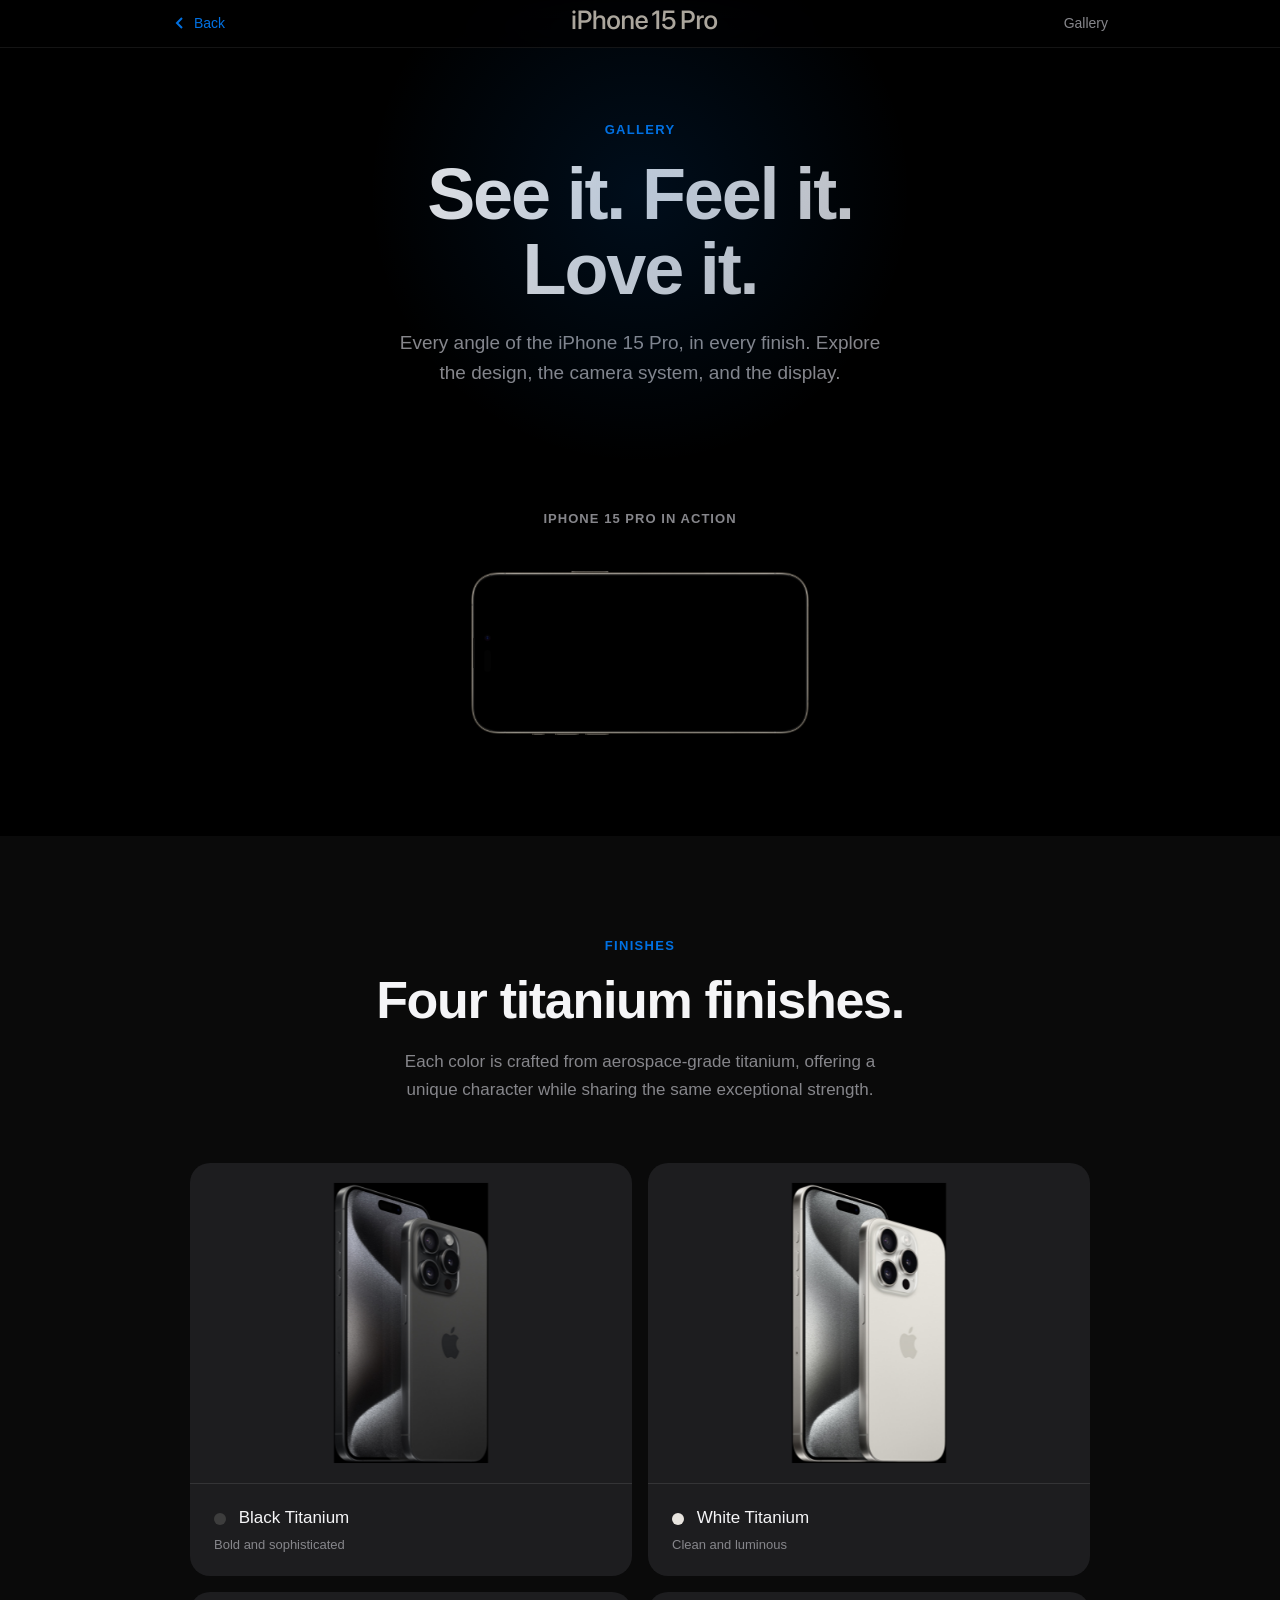
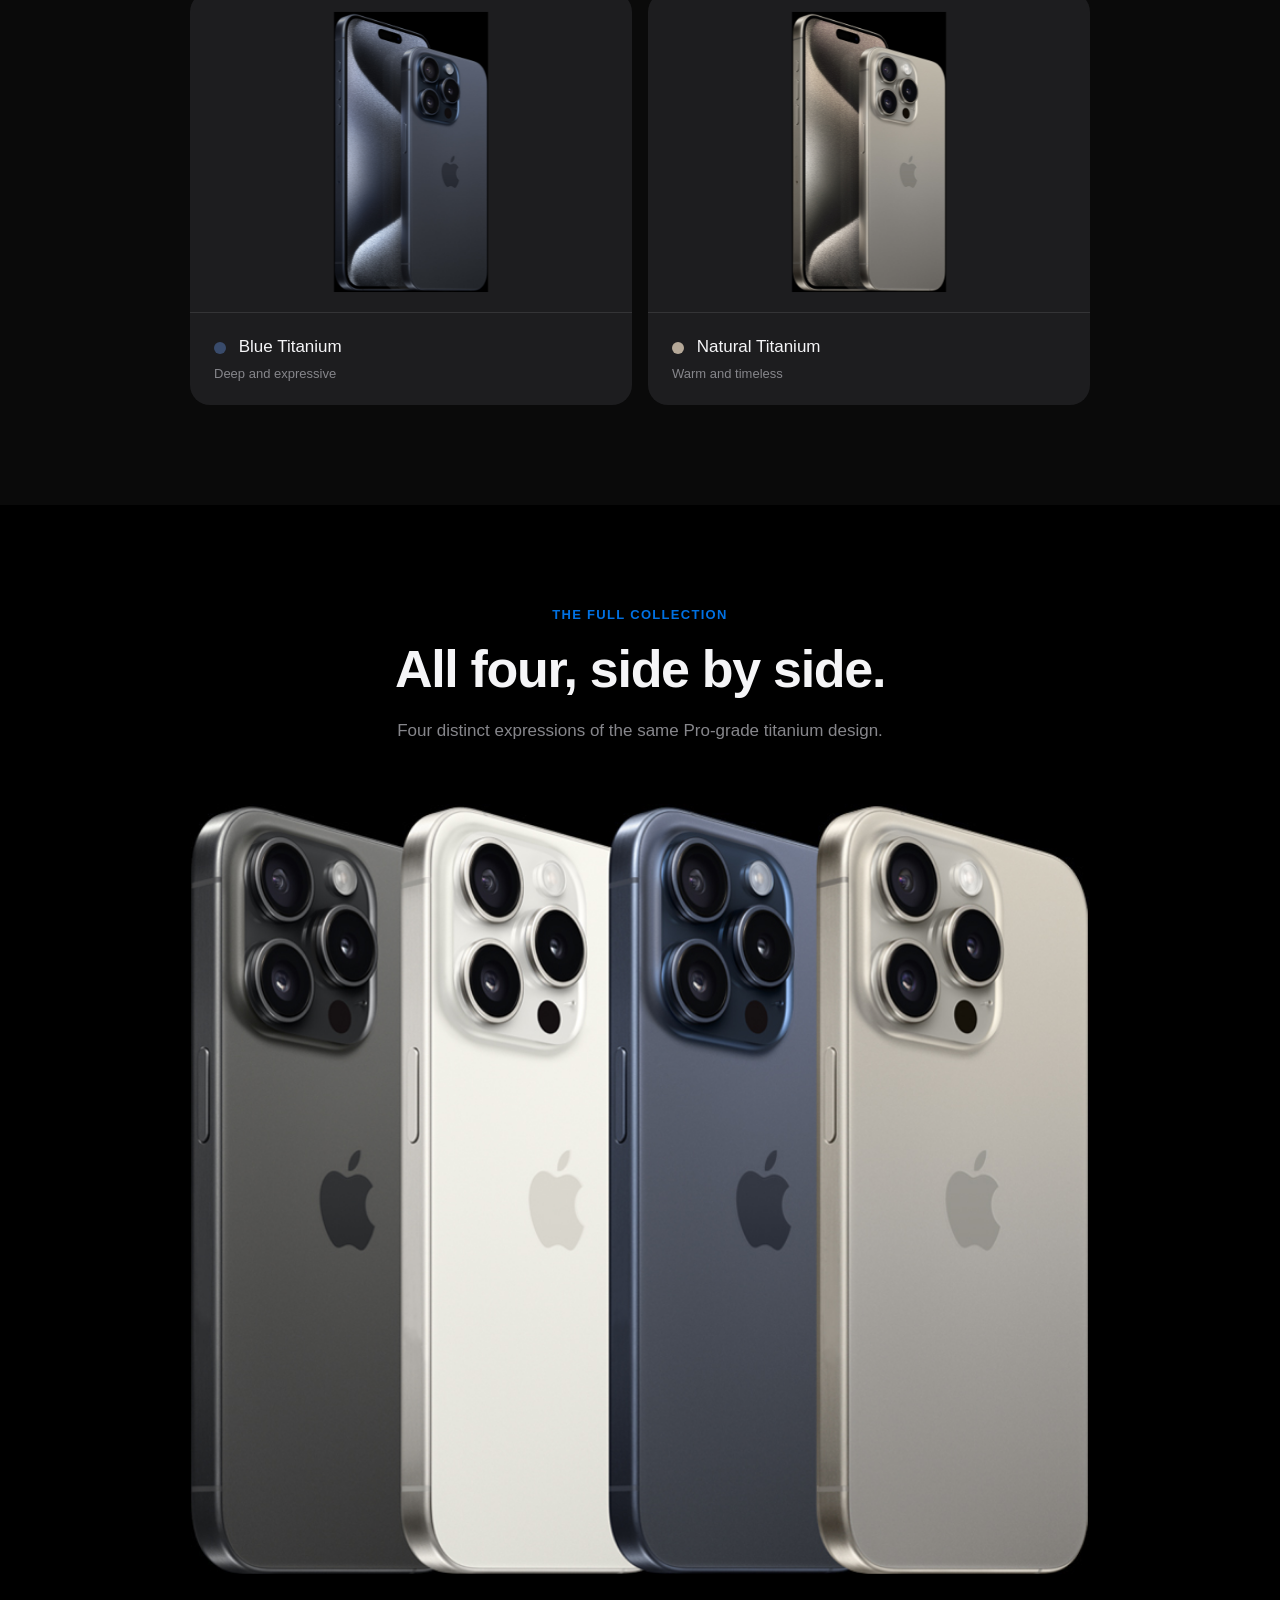
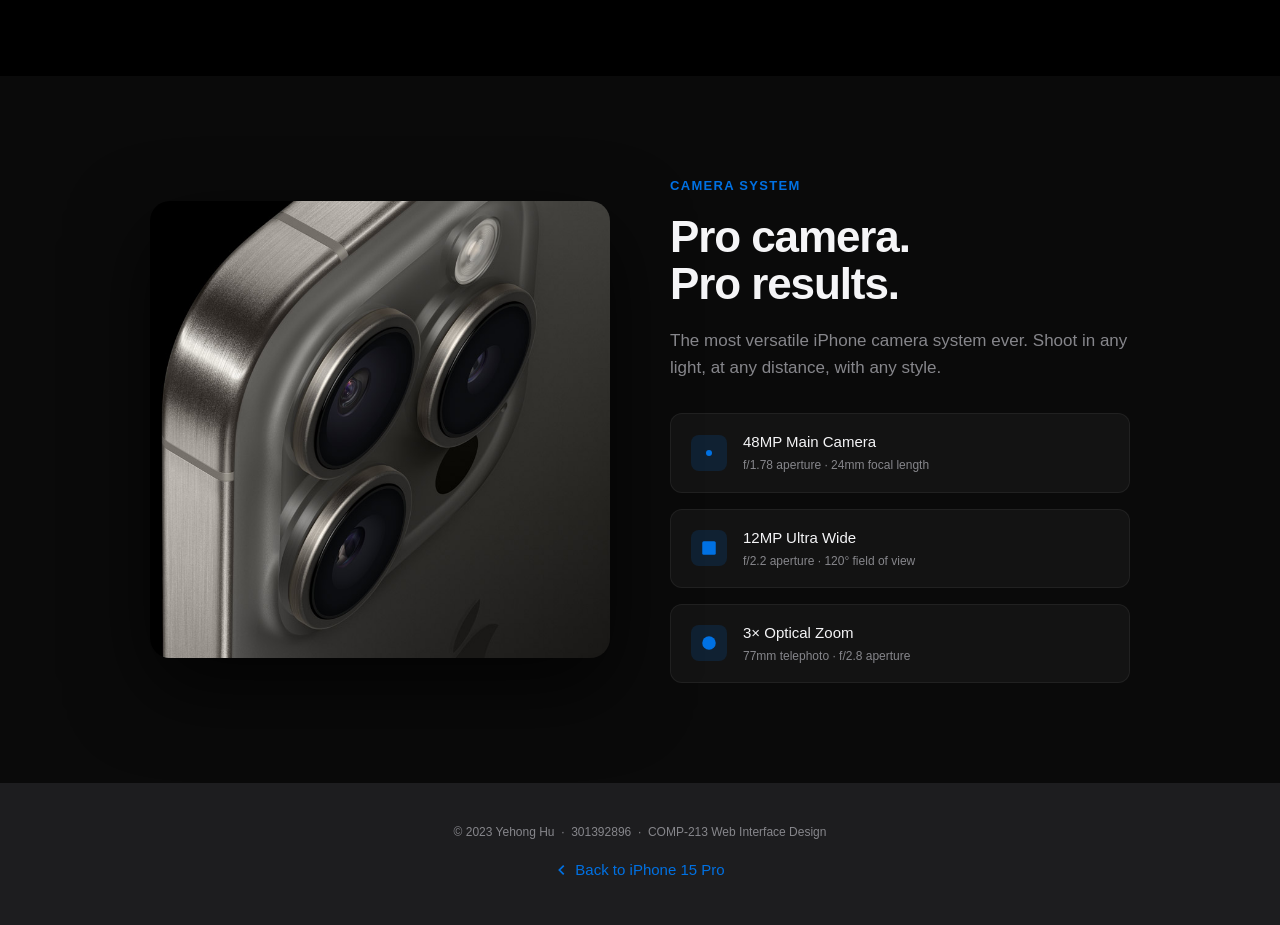
<file: gallery.html>
<!DOCTYPE html>
<html lang="en">
<head>
    <meta charset="UTF-8">
    <meta name="viewport" content="width=device-width, initial-scale=1.0">
    <title>iPhone 15 Pro — Gallery</title>
    <style>
        *, *::before, *::after {
            box-sizing: border-box;
            margin: 0;
            padding: 0;
        }

        :root {
            --font-apple: -apple-system, BlinkMacSystemFont, "SF Pro Display", "SF Pro Text", "Helvetica Neue", Arial, sans-serif;
            --color-bg: #000000;
            --color-text: #f5f5f7;
            --color-text-secondary: #86868b;
            --color-accent: #0071e3;
            --color-divider: rgba(255,255,255,0.1);
            --color-card-bg: #1d1d1f;
            --max-width: 1200px;
        }

        html { scroll-behavior: smooth; }

        body {
            font-family: var(--font-apple);
            background-color: var(--color-bg);
            color: var(--color-text);
            line-height: 1.6;
            overflow-x: hidden;
        }

        /* ===== Navigation ===== */
        .nav {
            position: fixed;
            top: 0;
            left: 0;
            right: 0;
            z-index: 9999;
            height: 48px;
            background: rgba(0,0,0,0.72);
            backdrop-filter: saturate(180%) blur(20px);
            -webkit-backdrop-filter: saturate(180%) blur(20px);
            border-bottom: 1px solid rgba(255,255,255,0.08);
            display: flex;
            align-items: center;
            justify-content: center;
        }

        .nav-inner {
            width: 100%;
            max-width: 980px;
            padding: 0 22px;
            display: flex;
            align-items: center;
            justify-content: space-between;
        }

        .nav-logo img {
            height: 22px;
            width: auto;
            opacity: 0.9;
        }

        .nav-back {
            display: flex;
            align-items: center;
            gap: 6px;
            color: var(--color-accent);
            text-decoration: none;
            font-size: 14px;
            transition: opacity 0.2s ease;
        }

        .nav-back:hover { opacity: 0.75; }

        .nav-back svg {
            width: 16px;
            height: 16px;
        }

        .nav-title {
            font-size: 14px;
            color: var(--color-text-secondary);
        }

        /* ===== Hero ===== */
        .gallery-hero {
            padding-top: 120px;
            padding-bottom: 80px;
            text-align: center;
            background: #000;
        }

        .gallery-hero .eyebrow {
            font-size: 13px;
            font-weight: 600;
            letter-spacing: 0.1em;
            text-transform: uppercase;
            color: var(--color-accent);
            margin-bottom: 16px;
        }

        .gallery-hero h1 {
            font-size: clamp(40px, 6vw, 72px);
            font-weight: 700;
            letter-spacing: -0.03em;
            line-height: 1.05;
            margin-bottom: 20px;
            background: linear-gradient(135deg, #fff 0%, #a0a0a5 100%);
            -webkit-background-clip: text;
            -webkit-text-fill-color: transparent;
            background-clip: text;
        }

        .gallery-hero p {
            font-size: 19px;
            font-weight: 300;
            color: var(--color-text-secondary);
            max-width: 500px;
            margin: 0 auto;
        }

        /* ===== iPhone Demo Section ===== */
        .demo-section {
            background: #000;
            padding: 40px 22px 100px;
            display: flex;
            flex-direction: column;
            align-items: center;
        }

        .demo-label {
            font-size: 13px;
            font-weight: 600;
            letter-spacing: 0.08em;
            text-transform: uppercase;
            color: var(--color-text-secondary);
            margin-bottom: 40px;
        }

        .iphone-mockup {
            position: relative;
            width: min(340px, 80vw);
        }

        .iphone-frame-img {
            width: 100%;
            height: auto;
            display: block;
            position: relative;
            z-index: 2;
        }

        .iphone-video-wrap {
            position: absolute;
            /* Adjust these values to fit video inside the screen area of screen2.png */
            top: 4%;
            left: 1%;
            right: 1%;
            bottom: 4%;
            border-radius: 28px;
            overflow: hidden;
            z-index: 1;
            background: #000;
        }

        .iphone-video-wrap video {
            width: 100%;
            height: 100%;
            object-fit: cover;
        }

        /* ===== Colors Gallery ===== */
        .colors-gallery {
            padding: 100px 22px;
            background: #0a0a0a;
            text-align: center;
        }

        .section-eyebrow {
            font-size: 13px;
            font-weight: 600;
            letter-spacing: 0.1em;
            text-transform: uppercase;
            color: var(--color-accent);
            margin-bottom: 16px;
        }

        .section-title {
            font-size: clamp(32px, 5vw, 52px);
            font-weight: 700;
            letter-spacing: -0.025em;
            line-height: 1.07;
            margin-bottom: 20px;
        }

        .section-body {
            font-size: 17px;
            font-weight: 300;
            color: var(--color-text-secondary);
            max-width: 520px;
            margin: 0 auto 60px;
        }

        .colors-grid {
            display: grid;
            grid-template-columns: repeat(2, 1fr);
            gap: 16px;
            max-width: 900px;
            margin: 0 auto;
        }

        .color-card {
            background: var(--color-card-bg);
            border-radius: 20px;
            overflow: hidden;
            position: relative;
            cursor: pointer;
            transition: transform 0.4s ease, box-shadow 0.4s ease;
        }

        .color-card:hover {
            transform: translateY(-8px);
            box-shadow: 0 24px 60px rgba(0,0,0,0.7);
        }

        .color-card img {
            width: 100%;
            height: 320px;
            object-fit: contain;
            padding: 20px;
            display: block;
            transition: transform 0.5s ease;
        }

        .color-card:hover img {
            transform: scale(1.04);
        }

        .color-card-label {
            padding: 20px 24px;
            border-top: 1px solid var(--color-divider);
            text-align: left;
        }

        .color-card-name {
            font-size: 17px;
            font-weight: 500;
            color: var(--color-text);
            margin-bottom: 4px;
        }

        .color-card-desc {
            font-size: 13px;
            color: var(--color-text-secondary);
        }

        .color-swatch {
            display: inline-block;
            width: 12px;
            height: 12px;
            border-radius: 50%;
            margin-right: 8px;
            vertical-align: middle;
        }

        /* ===== All Colors Together ===== */
        .all-colors-section {
            padding: 100px 22px;
            background: #000;
            text-align: center;
        }

        .all-colors-image {
            max-width: 900px;
            margin: 60px auto 0;
            border-radius: 20px;
            overflow: hidden;
        }

        .all-colors-image img {
            width: 100%;
            height: auto;
            display: block;
        }

        /* ===== Camera Close-up ===== */
        .camera-section {
            padding: 100px 22px;
            background: #0a0a0a;
        }

        .camera-inner {
            max-width: 980px;
            margin: 0 auto;
            display: grid;
            grid-template-columns: 1fr 1fr;
            gap: 60px;
            align-items: center;
        }

        .camera-text {
            text-align: left;
        }

        .camera-text .section-body {
            margin: 0;
            text-align: left;
        }

        .camera-image {
            border-radius: 20px;
            overflow: hidden;
            box-shadow: 0 30px 80px rgba(0,0,0,0.7);
        }

        .camera-image img {
            width: 100%;
            height: auto;
            display: block;
            transition: transform 0.5s ease;
        }

        .camera-image:hover img {
            transform: scale(1.03);
        }

        .camera-specs {
            display: flex;
            flex-direction: column;
            gap: 16px;
            margin-top: 32px;
        }

        .camera-spec-row {
            display: flex;
            align-items: center;
            gap: 16px;
            padding: 16px 20px;
            background: rgba(255,255,255,0.04);
            border-radius: 12px;
            border: 1px solid rgba(255,255,255,0.06);
        }

        .camera-spec-icon {
            width: 36px;
            height: 36px;
            border-radius: 8px;
            background: rgba(0,113,227,0.15);
            display: flex;
            align-items: center;
            justify-content: center;
            flex-shrink: 0;
        }

        .camera-spec-icon svg {
            width: 18px;
            height: 18px;
            fill: var(--color-accent);
        }

        .camera-spec-text {
            font-size: 15px;
            color: var(--color-text);
        }

        .camera-spec-text span {
            display: block;
            font-size: 12px;
            color: var(--color-text-secondary);
            margin-top: 2px;
        }

        /* ===== Lightbox ===== */
        .lightbox {
            position: fixed;
            inset: 0;
            background: rgba(0,0,0,0.92);
            z-index: 99999;
            display: flex;
            align-items: center;
            justify-content: center;
            opacity: 0;
            pointer-events: none;
            transition: opacity 0.3s ease;
            backdrop-filter: blur(10px);
        }

        .lightbox.open {
            opacity: 1;
            pointer-events: all;
        }

        .lightbox-img {
            max-width: 90vw;
            max-height: 85vh;
            object-fit: contain;
            border-radius: 12px;
            transform: scale(0.95);
            transition: transform 0.3s ease;
        }

        .lightbox.open .lightbox-img {
            transform: scale(1);
        }

        .lightbox-close {
            position: absolute;
            top: 24px;
            right: 24px;
            width: 40px;
            height: 40px;
            border-radius: 50%;
            background: rgba(255,255,255,0.1);
            border: none;
            cursor: pointer;
            display: flex;
            align-items: center;
            justify-content: center;
            transition: background 0.2s ease;
        }

        .lightbox-close:hover {
            background: rgba(255,255,255,0.2);
        }

        .lightbox-close svg {
            width: 16px;
            height: 16px;
            stroke: white;
            stroke-width: 2;
        }

        /* ===== Footer ===== */
        .footer {
            background: #1d1d1f;
            padding: 40px 22px;
            text-align: center;
        }

        .footer-copy {
            font-size: 12px;
            color: var(--color-text-secondary);
            margin-bottom: 16px;
        }

        .footer-back {
            display: inline-flex;
            align-items: center;
            gap: 6px;
            color: var(--color-accent);
            text-decoration: none;
            font-size: 15px;
            transition: opacity 0.2s ease;
        }

        .footer-back:hover { opacity: 0.75; }

        /* ===== Scroll Animations ===== */
        .fade-up {
            opacity: 0;
            transform: translateY(40px);
            transition: opacity 0.7s ease, transform 0.7s ease;
        }

        .fade-up.visible {
            opacity: 1;
            transform: translateY(0);
        }

        .stagger-1 { transition-delay: 0.1s; }
        .stagger-2 { transition-delay: 0.2s; }
        .stagger-3 { transition-delay: 0.3s; }
        .stagger-4 { transition-delay: 0.4s; }

        /* ===== Focus States (keyboard accessibility) ===== */
        a:focus-visible,
        button:focus-visible,
        [role="button"]:focus-visible,
        [tabindex]:focus-visible {
            outline: 2px solid var(--color-accent);
            outline-offset: 3px;
            border-radius: 6px;
        }

        /* ===== Delight: 3D tilt on finish cards (fine pointers only) ===== */
        @media (hover: hover) and (pointer: fine) {
            .color-card.tilt {
                transform-style: preserve-3d;
                will-change: transform;
            }

            .color-card.tilt img {
                transform: translateZ(30px);
            }

            .color-card.tilt:hover img {
                transform: translateZ(30px) scale(1.04);
            }
        }

        /* ===== Delight: ambient glow behind hero ===== */
        .gallery-hero {
            position: relative;
            overflow: hidden;
        }

        .gallery-hero::before {
            content: '';
            position: absolute;
            width: 50vmax;
            height: 50vmax;
            border-radius: 50%;
            background: radial-gradient(circle, rgba(0,113,227,0.12) 0%, transparent 60%);
            top: -10vmax;
            left: 50%;
            margin-left: -25vmax;
            animation: heroGlowDrift 16s ease-in-out infinite alternate;
            pointer-events: none;
        }

        @keyframes heroGlowDrift {
            from { transform: translateX(-8%) scale(1); }
            to   { transform: translateX(8%) scale(1.15); }
        }

        /* ===== Reduced Motion ===== */
        @media (prefers-reduced-motion: reduce) {
            html { scroll-behavior: auto; }

            *, *::before, *::after {
                animation-duration: 0.01ms !important;
                animation-iteration-count: 1 !important;
                transition-duration: 0.01ms !important;
            }

            .fade-up {
                opacity: 1 !important;
                transform: none !important;
            }

            .gallery-hero::before { display: none; }
        }

        /* ===== Responsive ===== */
        @media (max-width: 768px) {
            .colors-grid {
                grid-template-columns: 1fr;
            }

            .camera-inner {
                grid-template-columns: 1fr;
                gap: 40px;
            }

            .iphone-mockup {
                width: min(280px, 70vw);
            }
        }
    </style>
</head>
<body>

    <!-- Navigation -->
    <nav class="nav">
        <div class="nav-inner">
            <a href="index.html" class="nav-back">
                <svg viewBox="0 0 16 16" fill="none" stroke="currentColor" stroke-width="2">
                    <path d="M10 3L5 8l5 5"/>
                </svg>
                Back
            </a>
            <div class="nav-logo">
                <img src="15 pro logo.png" alt="iPhone 15 Pro">
            </div>
            <span class="nav-title">Gallery</span>
        </div>
    </nav>

    <!-- Hero -->
    <div class="gallery-hero">
        <p class="eyebrow">Gallery</p>
        <h1>See it. Feel it.<br>Love it.</h1>
        <p>Every angle of the iPhone 15 Pro, in every finish. Explore the design, the camera system, and the display.</p>
    </div>

    <!-- iPhone Demo Mockup -->
    <div class="demo-section">
        <p class="demo-label">iPhone 15 Pro in Action</p>
        <div class="iphone-mockup fade-up">
            <div class="iphone-video-wrap">
                <video autoplay muted loop playsinline>
                    <source src="iPhone 15 Pro example.mp4" type="video/mp4">
                </video>
            </div>
            <img class="iphone-frame-img" src="screen2.png" alt="iPhone 15 Pro frame">
        </div>
    </div>

    <!-- Colors Gallery -->
    <section class="colors-gallery">
        <div class="fade-up">
            <p class="section-eyebrow">Finishes</p>
            <h2 class="section-title">Four titanium finishes.</h2>
            <p class="section-body">Each color is crafted from aerospace-grade titanium, offering a unique character while sharing the same exceptional strength.</p>
        </div>
        <div class="colors-grid">
            <div class="color-card tilt fade-up stagger-1" onclick="openLightbox(this, \'image5.png\')">
                <img src="image5.png" alt="Black Titanium iPhone 15 Pro">
                <div class="color-card-label">
                    <div class="color-card-name">
                        <span class="color-swatch" style="background:#3d3d3d"></span>
                        Black Titanium
                    </div>
                    <div class="color-card-desc">Bold and sophisticated</div>
                </div>
            </div>
            <div class="color-card tilt fade-up stagger-2" onclick="openLightbox(this, \'image6.png\')">
                <img src="image6.png" alt="White Titanium iPhone 15 Pro">
                <div class="color-card-label">
                    <div class="color-card-name">
                        <span class="color-swatch" style="background:#e8e4df"></span>
                        White Titanium
                    </div>
                    <div class="color-card-desc">Clean and luminous</div>
                </div>
            </div>
            <div class="color-card tilt fade-up stagger-3" onclick="openLightbox(this, \'image7.png\')">
                <img src="image7.png" alt="Blue Titanium iPhone 15 Pro">
                <div class="color-card-label">
                    <div class="color-card-name">
                        <span class="color-swatch" style="background:#394b6b"></span>
                        Blue Titanium
                    </div>
                    <div class="color-card-desc">Deep and expressive</div>
                </div>
            </div>
            <div class="color-card tilt fade-up stagger-4" onclick="openLightbox(this, \'image9.png\')">
                <img src="image9.png" alt="Natural Titanium iPhone 15 Pro">
                <div class="color-card-label">
                    <div class="color-card-name">
                        <span class="color-swatch" style="background:#b5a898"></span>
                        Natural Titanium
                    </div>
                    <div class="color-card-desc">Warm and timeless</div>
                </div>
            </div>
        </div>
    </section>

    <!-- All Colors Together -->
    <section class="all-colors-section">
        <div class="fade-up">
            <p class="section-eyebrow">The Full Collection</p>
            <h2 class="section-title">All four, side by side.</h2>
            <p class="section-body" style="margin-bottom: 0">Four distinct expressions of the same Pro-grade titanium design.</p>
        </div>
        <div class="all-colors-image fade-up stagger-1" onclick="openLightbox(this, \'image8.png\')" style="cursor:pointer">
            <img src="image8.png" alt="All four iPhone 15 Pro colors">
        </div>
    </section>

    <!-- Camera Close-up -->
    <section class="camera-section">
        <div class="camera-inner">
            <div class="camera-image fade-up" onclick="openLightbox(this, \'image.png\')" style="cursor:pointer">
                <img src="image.png" alt="iPhone 15 Pro camera system close-up">
            </div>
            <div class="camera-text fade-up stagger-2">
                <p class="section-eyebrow">Camera System</p>
                <h2 class="section-title" style="font-size: clamp(28px, 4vw, 44px)">Pro camera.<br>Pro results.</h2>
                <p class="section-body" style="text-align:left; margin: 0 0 32px">The most versatile iPhone camera system ever. Shoot in any light, at any distance, with any style.</p>
                <div class="camera-specs">
                    <div class="camera-spec-row">
                        <div class="camera-spec-icon">
                            <svg viewBox="0 0 24 24"><circle cx="12" cy="12" r="4"/><path d="M2 12h2M20 12h2M12 2v2M12 20v2"/></svg>
                        </div>
                        <div class="camera-spec-text">
                            48MP Main Camera
                            <span>f/1.78 aperture · 24mm focal length</span>
                        </div>
                    </div>
                    <div class="camera-spec-row">
                        <div class="camera-spec-icon">
                            <svg viewBox="0 0 24 24"><rect x="3" y="3" width="18" height="18" rx="2"/><circle cx="12" cy="12" r="4"/></svg>
                        </div>
                        <div class="camera-spec-text">
                            12MP Ultra Wide
                            <span>f/2.2 aperture · 120° field of view</span>
                        </div>
                    </div>
                    <div class="camera-spec-row">
                        <div class="camera-spec-icon">
                            <svg viewBox="0 0 24 24"><circle cx="12" cy="12" r="9"/><line x1="12" y1="3" x2="12" y2="21"/><line x1="3" y1="12" x2="21" y2="12"/></svg>
                        </div>
                        <div class="camera-spec-text">
                            3× Optical Zoom
                            <span>77mm telephoto · f/2.8 aperture</span>
                        </div>
                    </div>
                </div>
            </div>
        </div>
    </section>

    <!-- Footer -->
    <footer class="footer">
        <p class="footer-copy">&copy; 2023 Yehong Hu &nbsp;·&nbsp; 301392896 &nbsp;·&nbsp; COMP-213 Web Interface Design</p>
        <a href="index.html" class="footer-back">
            <svg viewBox="0 0 16 16" fill="none" stroke="currentColor" stroke-width="2" width="14" height="14">
                <path d="M10 3L5 8l5 5"/>
            </svg>
            Back to iPhone 15 Pro
        </a>
    </footer>

    <!-- Lightbox -->
    <div class="lightbox" id="lightbox" onclick="closeLightbox()">
        <button class="lightbox-close" onclick="closeLightbox()" aria-label="Close image viewer">
            <svg viewBox="0 0 16 16" fill="none">
                <path d="M3 3l10 10M13 3L3 13" stroke="white" stroke-width="2" stroke-linecap="round"/>
            </svg>
        </button>
        <img class="lightbox-img" id="lightboxImg" alt="Enlarged gallery image">
    </div>

    <script>
        // Scroll animations
        const observer = new IntersectionObserver((entries) => {
            entries.forEach(entry => {
                if (entry.isIntersecting) entry.target.classList.add('visible');
            });
        }, { threshold: 0.12, rootMargin: '0px 0px -40px 0px' });

        document.querySelectorAll('.fade-up').forEach(el => observer.observe(el));

        // Lightbox
        function openLightbox(trigger, src) {
            const img = document.getElementById('lightboxImg');
            // Carry the trigger image's alt text over for screen readers
            const triggerImg = trigger && trigger.querySelector ? trigger.querySelector('img') : null;
            img.alt = (triggerImg && triggerImg.alt) ? triggerImg.alt : 'Enlarged gallery image';
            img.src = src;
            document.getElementById('lightbox').classList.add('open');
            document.body.style.overflow = 'hidden';
        }

        function closeLightbox() {
            document.getElementById('lightbox').classList.remove('open');
            document.body.style.overflow = '';
        }

        document.addEventListener('keydown', (e) => {
            if (e.key === 'Escape') closeLightbox();
        });

        // Keyboard accessibility: make lightbox cards operable via Enter/Space
        document.querySelectorAll('.color-card, .camera-image, .all-colors-image').forEach(el => {
            el.setAttribute('role', 'button');
            el.setAttribute('tabindex', '0');
            if (!el.getAttribute('aria-label')) {
                const img = el.querySelector('img');
                el.setAttribute('aria-label', 'View enlarged image' + (img && img.alt ? ': ' + img.alt : ''));
            }
            el.addEventListener('keydown', (e) => {
                if (e.key === 'Enter' || e.key === ' ') {
                    e.preventDefault();
                    el.click();
                }
            });
        });

        // Delight: subtle 3D tilt on finish cards (fine pointers, motion-safe)
        const canTilt = window.matchMedia('(hover: hover) and (pointer: fine)').matches &&
                        !window.matchMedia('(prefers-reduced-motion: reduce)').matches;

        if (canTilt) {
            document.querySelectorAll('.color-card.tilt').forEach(card => {
                card.addEventListener('mousemove', (e) => {
                    const r = card.getBoundingClientRect();
                    const x = (e.clientX - r.left) / r.width - 0.5;
                    const y = (e.clientY - r.top) / r.height - 0.5;
                    card.style.transform = 'perspective(900px) rotateX(' + (-y * 6) + 'deg) rotateY(' + (x * 8) + 'deg) translateY(-8px)';
                });
                card.addEventListener('mouseleave', () => {
                    card.style.transform = '';
                });
            });
        }
    </script>
</body>
</html>
</file>
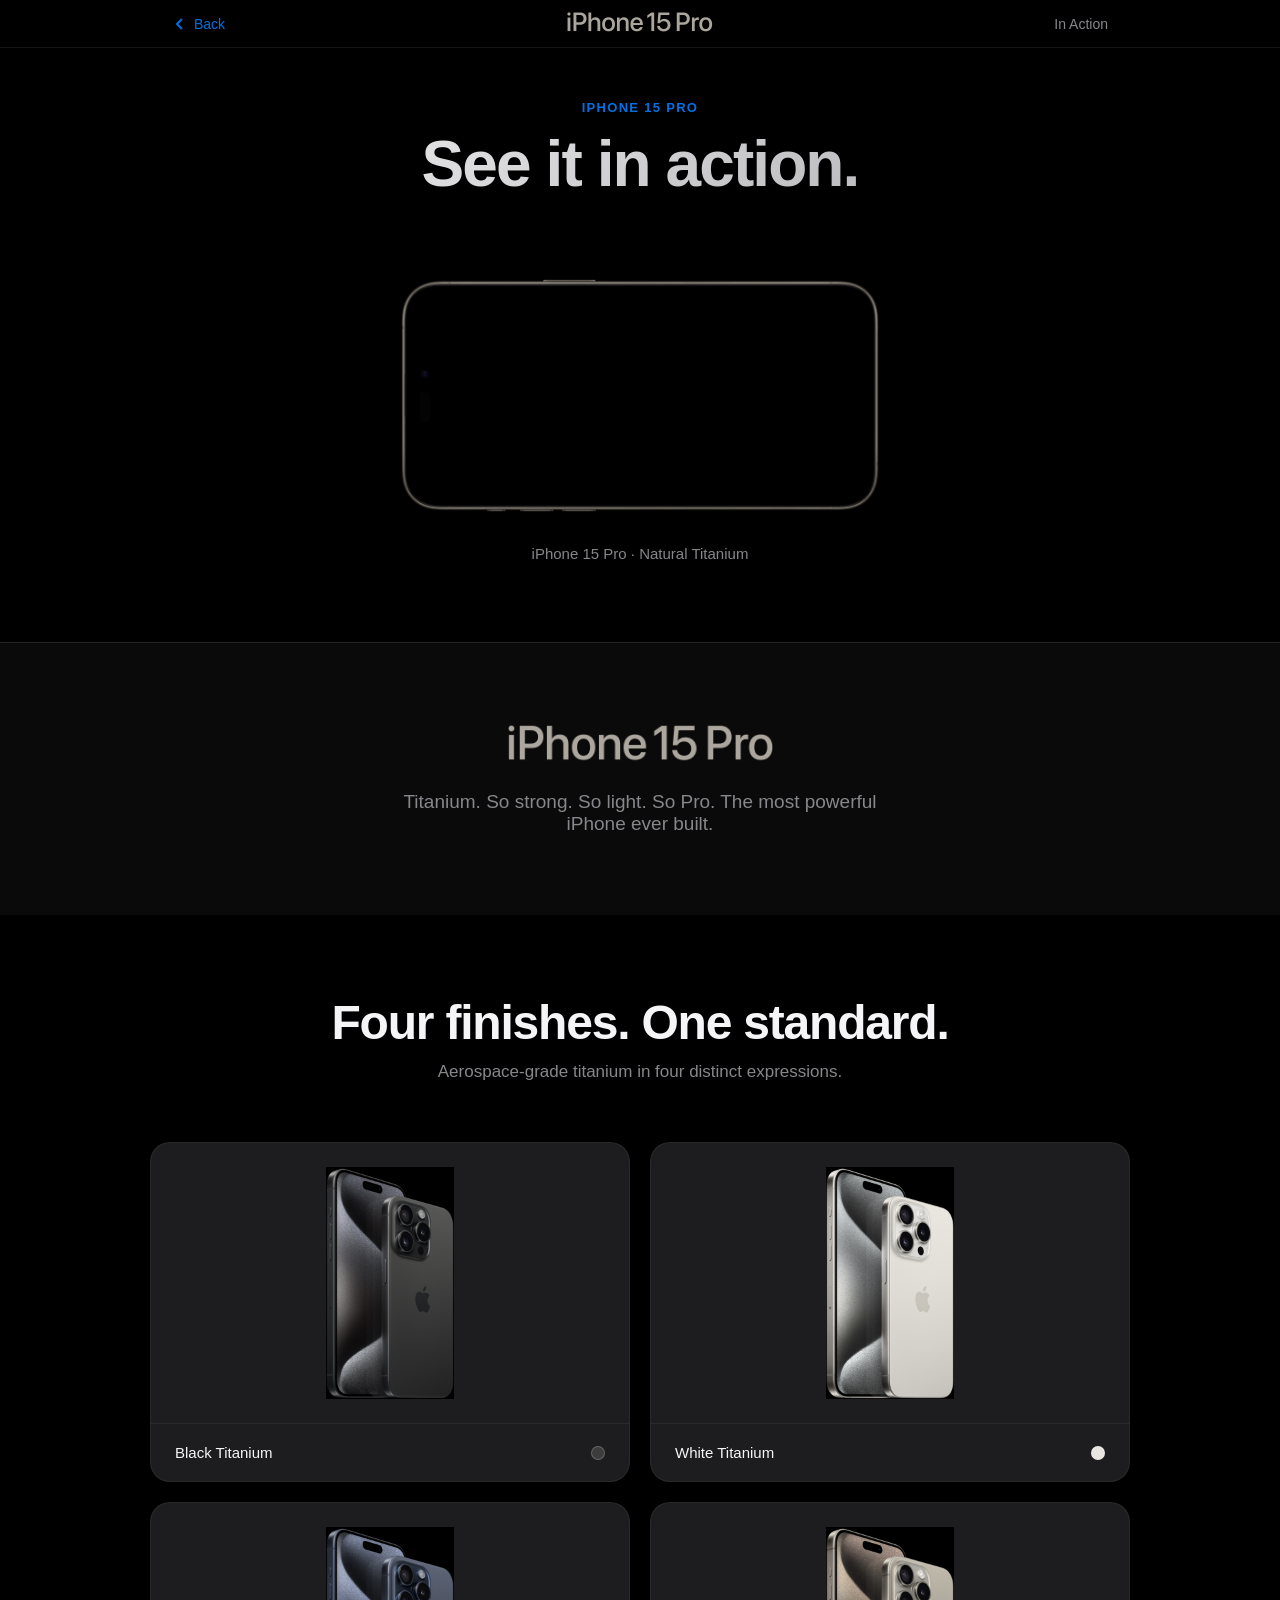
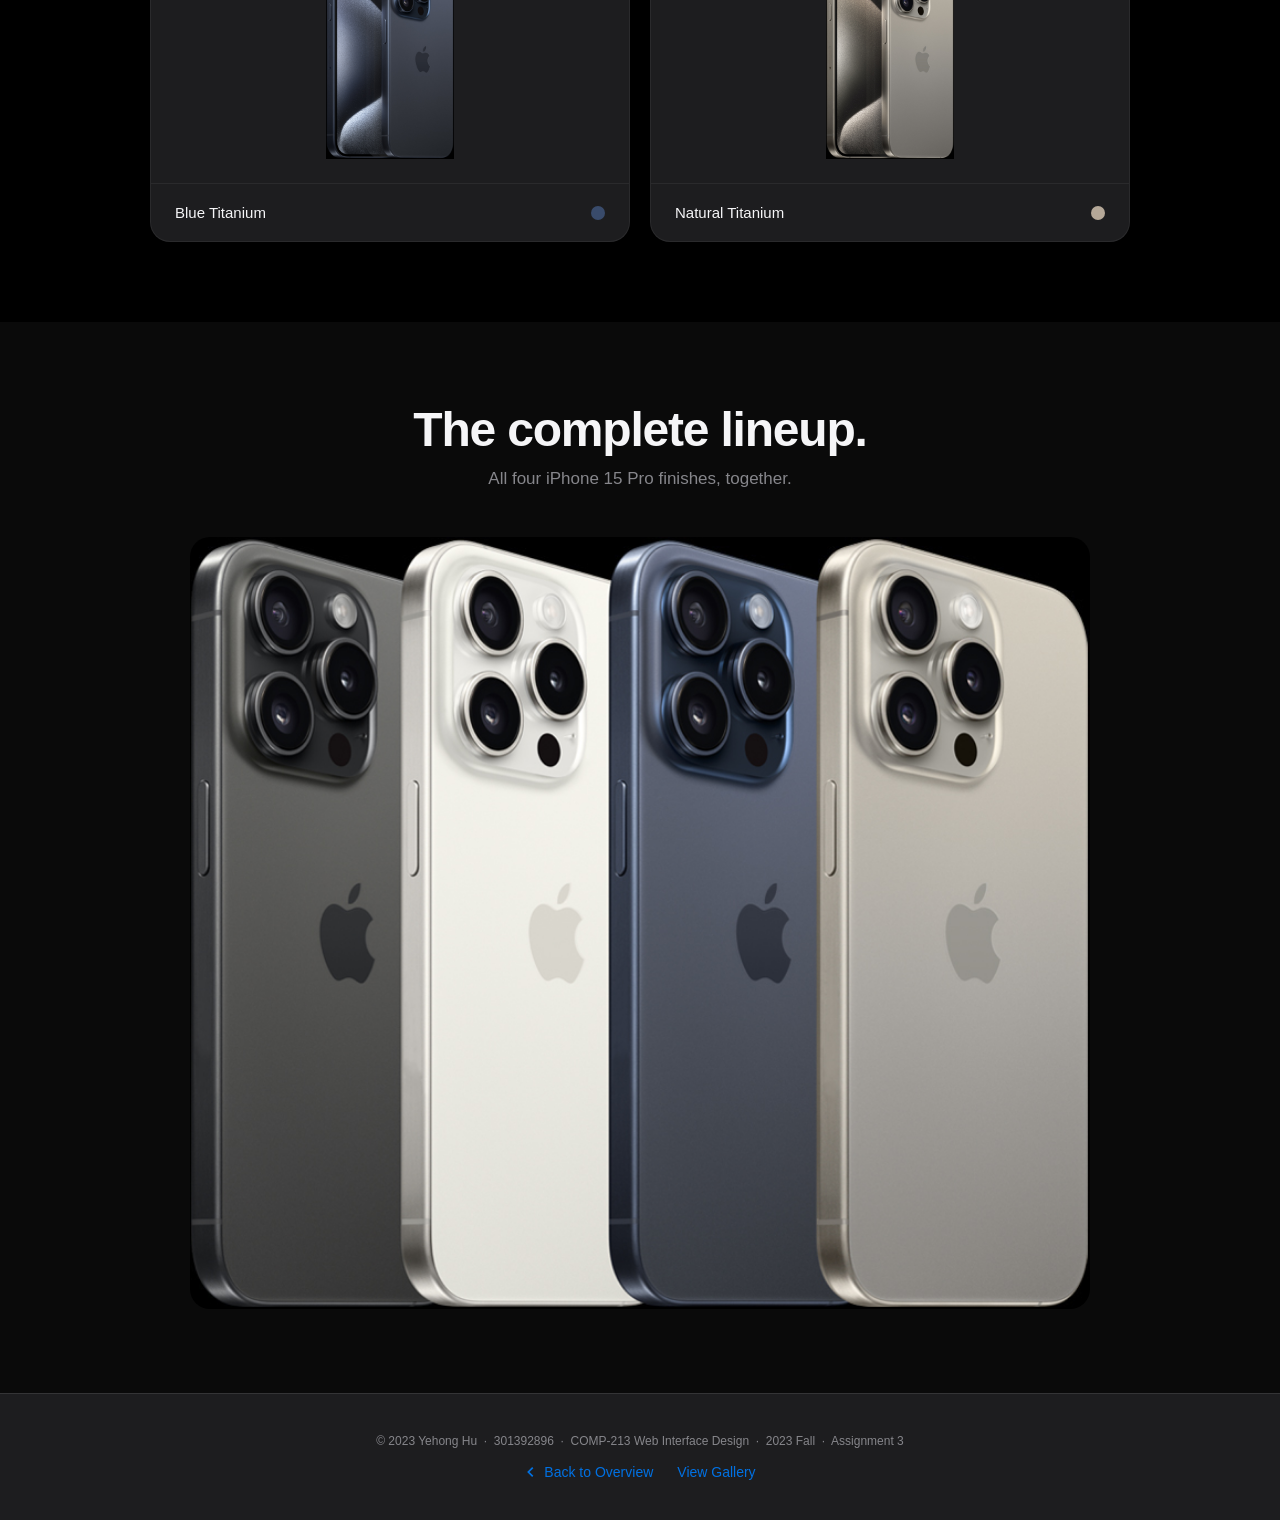
<file: picture.html>
<!DOCTYPE html>
<html lang="en">
<head>
    <meta charset="UTF-8">
    <meta name="viewport" content="width=device-width, initial-scale=1.0">
    <title>iPhone 15 Pro — In Action</title>
    <style>
        *, *::before, *::after {
            box-sizing: border-box;
            margin: 0;
            padding: 0;
        }

        :root {
            --font-apple: -apple-system, BlinkMacSystemFont, "SF Pro Display", "SF Pro Text", "Helvetica Neue", Arial, sans-serif;
            --color-bg: #000;
            --color-text: #f5f5f7;
            --color-text-secondary: #86868b;
            --color-accent: #0071e3;
            --color-divider: rgba(255,255,255,0.1);
        }

        html { scroll-behavior: smooth; }

        body {
            font-family: var(--font-apple);
            background: var(--color-bg);
            color: var(--color-text);
            overflow-x: hidden;
        }

        /* ===== Nav ===== */
        .nav {
            position: fixed;
            top: 0;
            left: 0;
            right: 0;
            z-index: 9999;
            height: 48px;
            background: rgba(0,0,0,0.72);
            backdrop-filter: saturate(180%) blur(20px);
            -webkit-backdrop-filter: saturate(180%) blur(20px);
            border-bottom: 1px solid rgba(255,255,255,0.08);
            display: flex;
            align-items: center;
            justify-content: center;
        }

        .nav-inner {
            width: 100%;
            max-width: 980px;
            padding: 0 22px;
            display: flex;
            align-items: center;
            justify-content: space-between;
        }

        .nav-back {
            display: flex;
            align-items: center;
            gap: 6px;
            color: var(--color-accent);
            text-decoration: none;
            font-size: 14px;
            transition: opacity 0.2s;
        }

        .nav-back:hover { opacity: 0.75; }

        .nav-logo img {
            height: 22px;
            width: auto;
            opacity: 0.9;
        }

        .nav-title {
            font-size: 14px;
            color: var(--color-text-secondary);
        }

        /* ===== Hero ===== */
        .page-hero {
            padding-top: 100px;
            padding-bottom: 60px;
            text-align: center;
            background: #000;
        }

        .page-hero .eyebrow {
            font-size: 13px;
            font-weight: 600;
            letter-spacing: 0.1em;
            text-transform: uppercase;
            color: var(--color-accent);
            margin-bottom: 16px;
        }

        .page-hero h1 {
            font-size: clamp(36px, 6vw, 64px);
            font-weight: 700;
            letter-spacing: -0.03em;
            line-height: 1.05;
            background: linear-gradient(135deg, #fff 0%, #a0a0a5 100%);
            -webkit-background-clip: text;
            -webkit-text-fill-color: transparent;
            background-clip: text;
        }

        /* ===== iPhone Mockup ===== */
        .mockup-section {
            padding: 20px 22px 80px;
            display: flex;
            flex-direction: column;
            align-items: center;
            background: #000;
        }

        .iphone-mockup {
            position: relative;
            width: min(480px, 90vw);
        }

        .iphone-frame-img {
            width: 100%;
            height: auto;
            display: block;
            position: relative;
            z-index: 2;
        }

        .iphone-video-wrap {
            position: absolute;
            top: 7.5%;
            left: 8%;
            right: 8%;
            bottom: 7.5%;
            border-radius: 36px;
            overflow: hidden;
            z-index: 1;
            background: #000;
        }

        .iphone-video-wrap video {
            width: 100%;
            height: 100%;
            object-fit: cover;
        }

        .mockup-caption {
            margin-top: 32px;
            font-size: 15px;
            color: var(--color-text-secondary);
            text-align: center;
        }

        /* ===== Logo Section ===== */
        .logo-section {
            padding: 80px 22px;
            text-align: center;
            background: #0a0a0a;
            border-top: 1px solid var(--color-divider);
        }

        .logo-section img {
            height: 40px;
            width: auto;
            opacity: 0.9;
            margin-bottom: 24px;
        }

        .logo-section p {
            font-size: 19px;
            font-weight: 300;
            color: var(--color-text-secondary);
            max-width: 500px;
            margin: 0 auto;
        }

        /* ===== Color Showcase ===== */
        .showcase-section {
            padding: 80px 22px;
            background: #000;
        }

        .showcase-inner {
            max-width: 980px;
            margin: 0 auto;
        }

        .showcase-header {
            text-align: center;
            margin-bottom: 60px;
        }

        .showcase-header h2 {
            font-size: clamp(28px, 4vw, 48px);
            font-weight: 700;
            letter-spacing: -0.025em;
            margin-bottom: 12px;
        }

        .showcase-header p {
            font-size: 17px;
            color: var(--color-text-secondary);
        }

        .showcase-grid {
            display: grid;
            grid-template-columns: repeat(2, 1fr);
            gap: 20px;
        }

        .showcase-item {
            background: #1d1d1f;
            border-radius: 20px;
            overflow: hidden;
            border: 1px solid rgba(255,255,255,0.06);
            transition: transform 0.4s ease, box-shadow 0.4s ease;
            cursor: pointer;
        }

        .showcase-item:hover {
            transform: translateY(-6px);
            box-shadow: 0 20px 60px rgba(0,0,0,0.6);
        }

        .showcase-item img {
            width: 100%;
            height: 280px;
            object-fit: contain;
            padding: 24px;
            display: block;
            transition: transform 0.5s ease;
        }

        .showcase-item:hover img {
            transform: scale(1.04);
        }

        .showcase-item-info {
            padding: 20px 24px;
            border-top: 1px solid rgba(255,255,255,0.06);
            display: flex;
            align-items: center;
            justify-content: space-between;
        }

        .showcase-item-name {
            font-size: 15px;
            font-weight: 500;
        }

        .showcase-item-dot {
            width: 14px;
            height: 14px;
            border-radius: 50%;
        }

        /* ===== All Colors ===== */
        .all-section {
            padding: 80px 22px;
            background: #0a0a0a;
            text-align: center;
        }

        .all-section h2 {
            font-size: clamp(28px, 4vw, 48px);
            font-weight: 700;
            letter-spacing: -0.025em;
            margin-bottom: 12px;
        }

        .all-section p {
            font-size: 17px;
            color: var(--color-text-secondary);
            margin-bottom: 48px;
        }

        .all-section img {
            max-width: 900px;
            width: 100%;
            height: auto;
            border-radius: 20px;
        }

        /* ===== Footer ===== */
        .footer {
            background: #1d1d1f;
            padding: 40px 22px;
            text-align: center;
            border-top: 1px solid var(--color-divider);
        }

        .footer-copy {
            font-size: 12px;
            color: var(--color-text-secondary);
            margin-bottom: 16px;
        }

        .footer-links {
            display: flex;
            justify-content: center;
            gap: 24px;
        }

        .footer-links a {
            font-size: 14px;
            color: var(--color-accent);
            text-decoration: none;
            display: flex;
            align-items: center;
            gap: 6px;
            transition: opacity 0.2s;
        }

        .footer-links a:hover { opacity: 0.75; }

        /* ===== Lightbox ===== */
        .lightbox {
            position: fixed;
            inset: 0;
            background: rgba(0,0,0,0.92);
            z-index: 99999;
            display: flex;
            align-items: center;
            justify-content: center;
            opacity: 0;
            pointer-events: none;
            transition: opacity 0.3s ease;
            backdrop-filter: blur(10px);
        }

        .lightbox.open {
            opacity: 1;
            pointer-events: all;
        }

        .lightbox-img {
            max-width: 90vw;
            max-height: 85vh;
            object-fit: contain;
            border-radius: 12px;
            transform: scale(0.95);
            transition: transform 0.3s ease;
        }

        .lightbox.open .lightbox-img {
            transform: scale(1);
        }

        .lightbox-close {
            position: absolute;
            top: 24px;
            right: 24px;
            width: 40px;
            height: 40px;
            border-radius: 50%;
            background: rgba(255,255,255,0.1);
            border: none;
            cursor: pointer;
            display: flex;
            align-items: center;
            justify-content: center;
            transition: background 0.2s ease;
        }

        .lightbox-close:hover { background: rgba(255,255,255,0.2); }

        /* ===== Scroll Animations ===== */
        .fade-up {
            opacity: 0;
            transform: translateY(40px);
            transition: opacity 0.7s ease, transform 0.7s ease;
        }

        .fade-up.visible {
            opacity: 1;
            transform: translateY(0);
        }

        .stagger-1 { transition-delay: 0.1s; }
        .stagger-2 { transition-delay: 0.2s; }
        .stagger-3 { transition-delay: 0.3s; }
        .stagger-4 { transition-delay: 0.4s; }

        /* ===== Focus States (keyboard accessibility) ===== */
        a:focus-visible,
        button:focus-visible,
        [role="button"]:focus-visible,
        [tabindex]:focus-visible {
            outline: 2px solid var(--color-accent);
            outline-offset: 3px;
            border-radius: 6px;
        }

        /* ===== Delight: mockup gentle float ===== */
        .iphone-mockup {
            animation: mockupFloat 7s ease-in-out infinite;
        }

        @keyframes mockupFloat {
            0%, 100% { transform: translateY(0); }
            50%      { transform: translateY(-12px); }
        }

        /* ===== Delight: showcase hover sheen ===== */
        .showcase-item {
            position: relative;
        }

        .showcase-item::after {
            content: '';
            position: absolute;
            top: 0;
            left: -80%;
            width: 60%;
            height: 100%;
            background: linear-gradient(100deg, transparent 0%, rgba(255,255,255,0.08) 50%, transparent 100%);
            transform: skewX(-18deg);
            transition: left 0.7s ease;
            pointer-events: none;
        }

        .showcase-item:hover::after {
            left: 130%;
        }

        /* ===== Reduced Motion ===== */
        @media (prefers-reduced-motion: reduce) {
            html { scroll-behavior: auto; }

            *, *::before, *::after {
                animation-duration: 0.01ms !important;
                animation-iteration-count: 1 !important;
                transition-duration: 0.01ms !important;
            }

            .fade-up {
                opacity: 1 !important;
                transform: none !important;
            }

            .iphone-mockup { animation: none; }
        }

        @media (max-width: 600px) {
            .showcase-grid { grid-template-columns: 1fr; }
        }
    </style>
</head>
<body>

    <!-- Nav -->
    <nav class="nav">
        <div class="nav-inner">
            <a href="index.html" class="nav-back">
                <svg viewBox="0 0 16 16" fill="none" stroke="currentColor" stroke-width="2" width="16" height="16">
                    <path d="M10 3L5 8l5 5"/>
                </svg>
                Back
            </a>
            <div class="nav-logo">
                <img src="15 pro logo.png" alt="iPhone 15 Pro">
            </div>
            <span class="nav-title">In Action</span>
        </div>
    </nav>

    <!-- Hero -->
    <div class="page-hero fade-up">
        <p class="eyebrow">iPhone 15 Pro</p>
        <h1>See it in action.</h1>
    </div>

    <!-- iPhone Mockup with Video -->
    <div class="mockup-section">
        <div class="iphone-mockup fade-up">
            <div class="iphone-video-wrap">
                <video autoplay muted loop playsinline>
                    <source src="iPhone 15 Pro example.mp4" type="video/mp4">
                </video>
            </div>
            <img class="iphone-frame-img" src="screen2.png" alt="iPhone 15 Pro">
        </div>
        <p class="mockup-caption fade-up stagger-1">iPhone 15 Pro · Natural Titanium</p>
    </div>

    <!-- Logo + tagline -->
    <div class="logo-section fade-up">
        <img src="15 pro logo.png" alt="iPhone 15 Pro logo">
        <p>Titanium. So strong. So light. So Pro. The most powerful iPhone ever built.</p>
    </div>

    <!-- Color Showcase -->
    <section class="showcase-section">
        <div class="showcase-inner">
            <div class="showcase-header fade-up">
                <h2>Four finishes. One standard.</h2>
                <p>Aerospace-grade titanium in four distinct expressions.</p>
            </div>
            <div class="showcase-grid">
                <div class="showcase-item fade-up stagger-1" onclick="openLightbox(this, \'image5.png\')">
                    <img src="image5.png" alt="Black Titanium">
                    <div class="showcase-item-info">
                        <span class="showcase-item-name">Black Titanium</span>
                        <span class="showcase-item-dot" style="background:#3d3d3d; border: 1px solid rgba(255,255,255,0.2)"></span>
                    </div>
                </div>
                <div class="showcase-item fade-up stagger-2" onclick="openLightbox(this, \'image6.png\')">
                    <img src="image6.png" alt="White Titanium">
                    <div class="showcase-item-info">
                        <span class="showcase-item-name">White Titanium</span>
                        <span class="showcase-item-dot" style="background:#e8e4df; border: 1px solid rgba(255,255,255,0.2)"></span>
                    </div>
                </div>
                <div class="showcase-item fade-up stagger-3" onclick="openLightbox(this, \'image7.png\')">
                    <img src="image7.png" alt="Blue Titanium">
                    <div class="showcase-item-info">
                        <span class="showcase-item-name">Blue Titanium</span>
                        <span class="showcase-item-dot" style="background:#394b6b"></span>
                    </div>
                </div>
                <div class="showcase-item fade-up stagger-4" onclick="openLightbox(this, \'image9.png\')">
                    <img src="image9.png" alt="Natural Titanium">
                    <div class="showcase-item-info">
                        <span class="showcase-item-name">Natural Titanium</span>
                        <span class="showcase-item-dot" style="background:#b5a898"></span>
                    </div>
                </div>
            </div>
        </div>
    </section>

    <!-- All Colors -->
    <div class="all-section">
        <div class="fade-up">
            <h2>The complete lineup.</h2>
            <p>All four iPhone 15 Pro finishes, together.</p>
            <img src="image8.png" alt="All four iPhone 15 Pro colors" onclick="openLightbox(this, \'image8.png\')" style="cursor:pointer">
        </div>
    </div>

    <!-- Footer -->
    <footer class="footer">
        <p class="footer-copy">&copy; 2023 Yehong Hu &nbsp;·&nbsp; 301392896 &nbsp;·&nbsp; COMP-213 Web Interface Design &nbsp;·&nbsp; 2023 Fall &nbsp;·&nbsp; Assignment 3</p>
        <div class="footer-links">
            <a href="index.html">
                <svg viewBox="0 0 16 16" fill="none" stroke="currentColor" stroke-width="2" width="14" height="14">
                    <path d="M10 3L5 8l5 5"/>
                </svg>
                Back to Overview
            </a>
            <a href="gallery.html">View Gallery</a>
        </div>
    </footer>

    <!-- Lightbox -->
    <div class="lightbox" id="lightbox" onclick="closeLightbox()">
        <button class="lightbox-close" onclick="closeLightbox()" aria-label="Close image viewer">
            <svg viewBox="0 0 16 16" fill="none" width="16" height="16">
                <path d="M3 3l10 10M13 3L3 13" stroke="white" stroke-width="2" stroke-linecap="round"/>
            </svg>
        </button>
        <img class="lightbox-img" id="lightboxImg" alt="Enlarged image">
    </div>

    <script>
        const observer = new IntersectionObserver((entries) => {
            entries.forEach(e => { if (e.isIntersecting) e.target.classList.add('visible'); });
        }, { threshold: 0.12, rootMargin: '0px 0px -40px 0px' });

        document.querySelectorAll('.fade-up').forEach(el => observer.observe(el));

        function openLightbox(trigger, src) {
            const img = document.getElementById('lightboxImg');
            const triggerImg = trigger && trigger.querySelector ? trigger.querySelector('img') : null;
            img.alt = (triggerImg && triggerImg.alt) ? triggerImg.alt : 'Enlarged image';
            img.src = src;
            document.getElementById('lightbox').classList.add('open');
            document.body.style.overflow = 'hidden';
        }

        function closeLightbox() {
            document.getElementById('lightbox').classList.remove('open');
            document.body.style.overflow = '';
        }

        document.addEventListener('keydown', e => { if (e.key === 'Escape') closeLightbox(); });

        // Keyboard accessibility: make lightbox items operable via Enter/Space
        document.querySelectorAll('.showcase-item, .all-section img').forEach(el => {
            el.setAttribute('role', 'button');
            el.setAttribute('tabindex', '0');
            const labelImg = el.tagName === 'IMG' ? el : el.querySelector('img');
            el.setAttribute('aria-label', 'View enlarged image' + (labelImg && labelImg.alt ? ': ' + labelImg.alt : ''));
            el.addEventListener('keydown', e => {
                if (e.key === 'Enter' || e.key === ' ') {
                    e.preventDefault();
                    el.click();
                }
            });
        });
    </script>
</body>
</html>
</file>
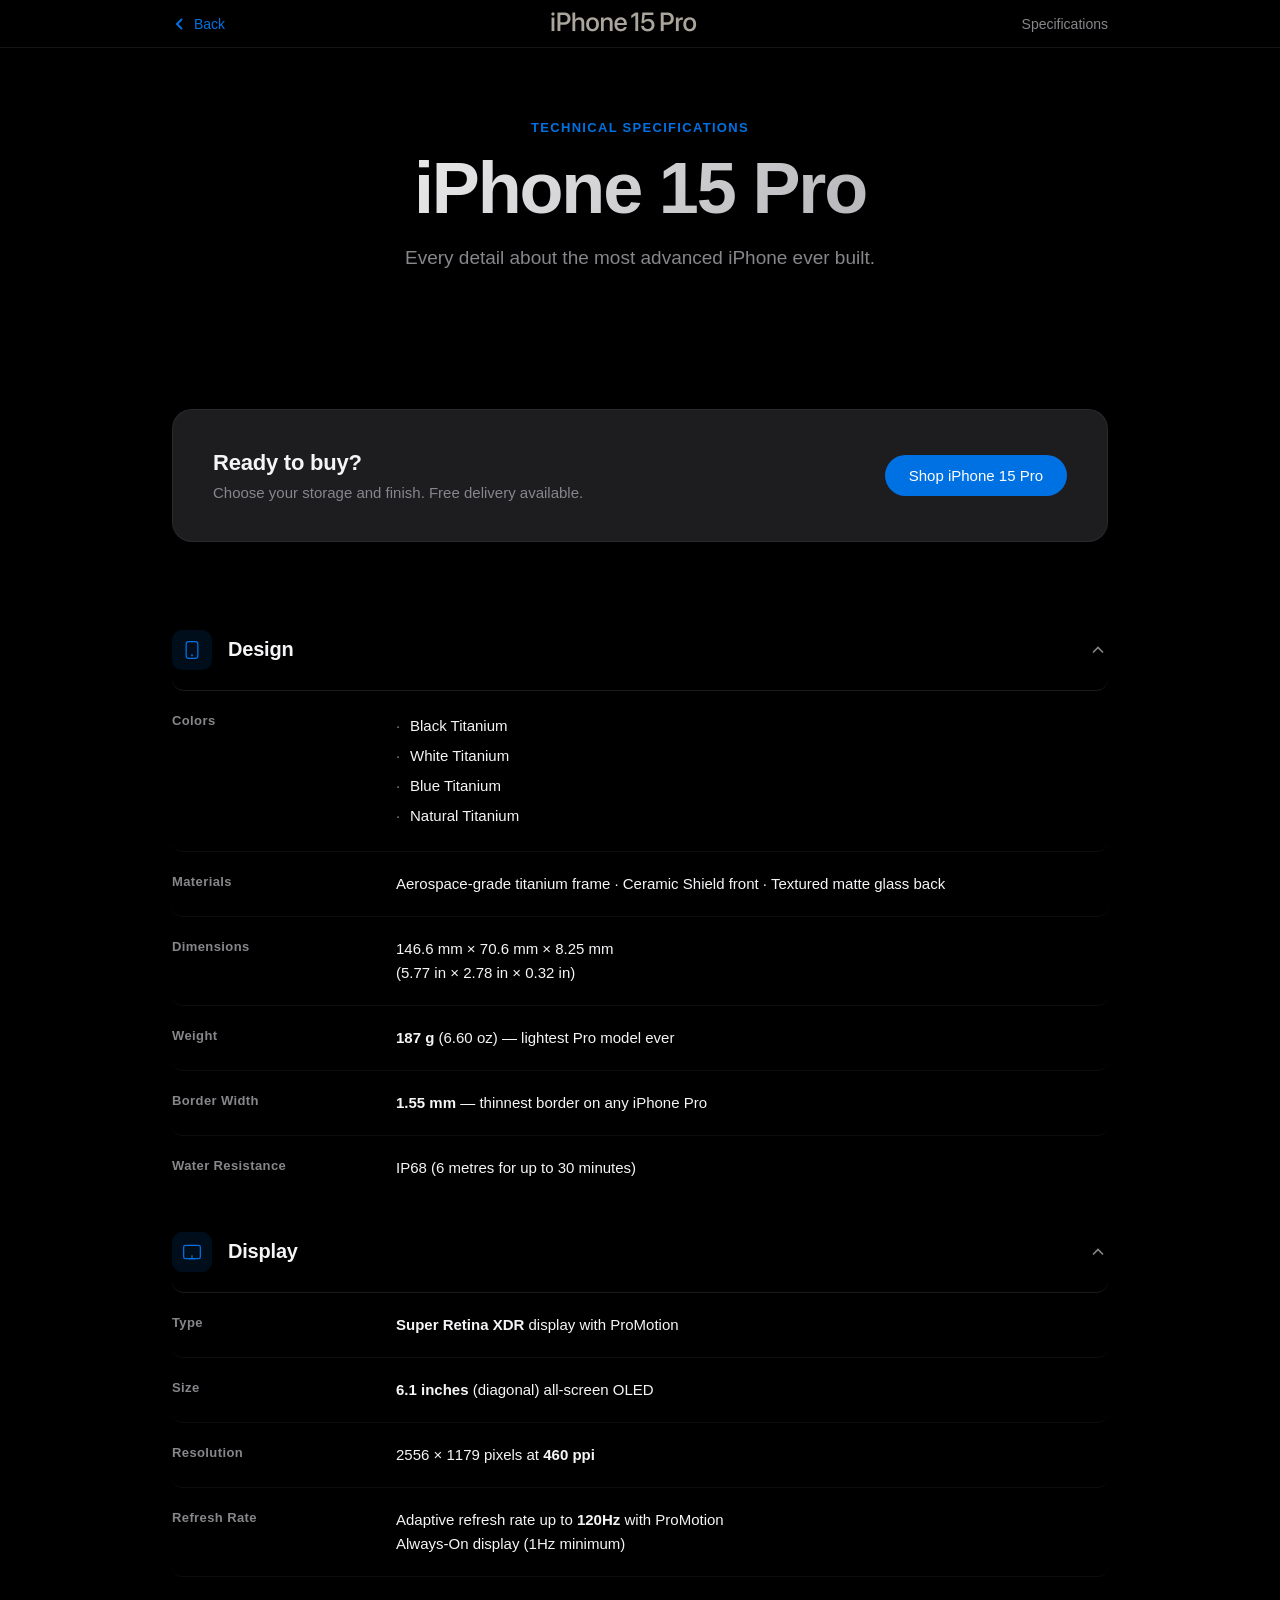
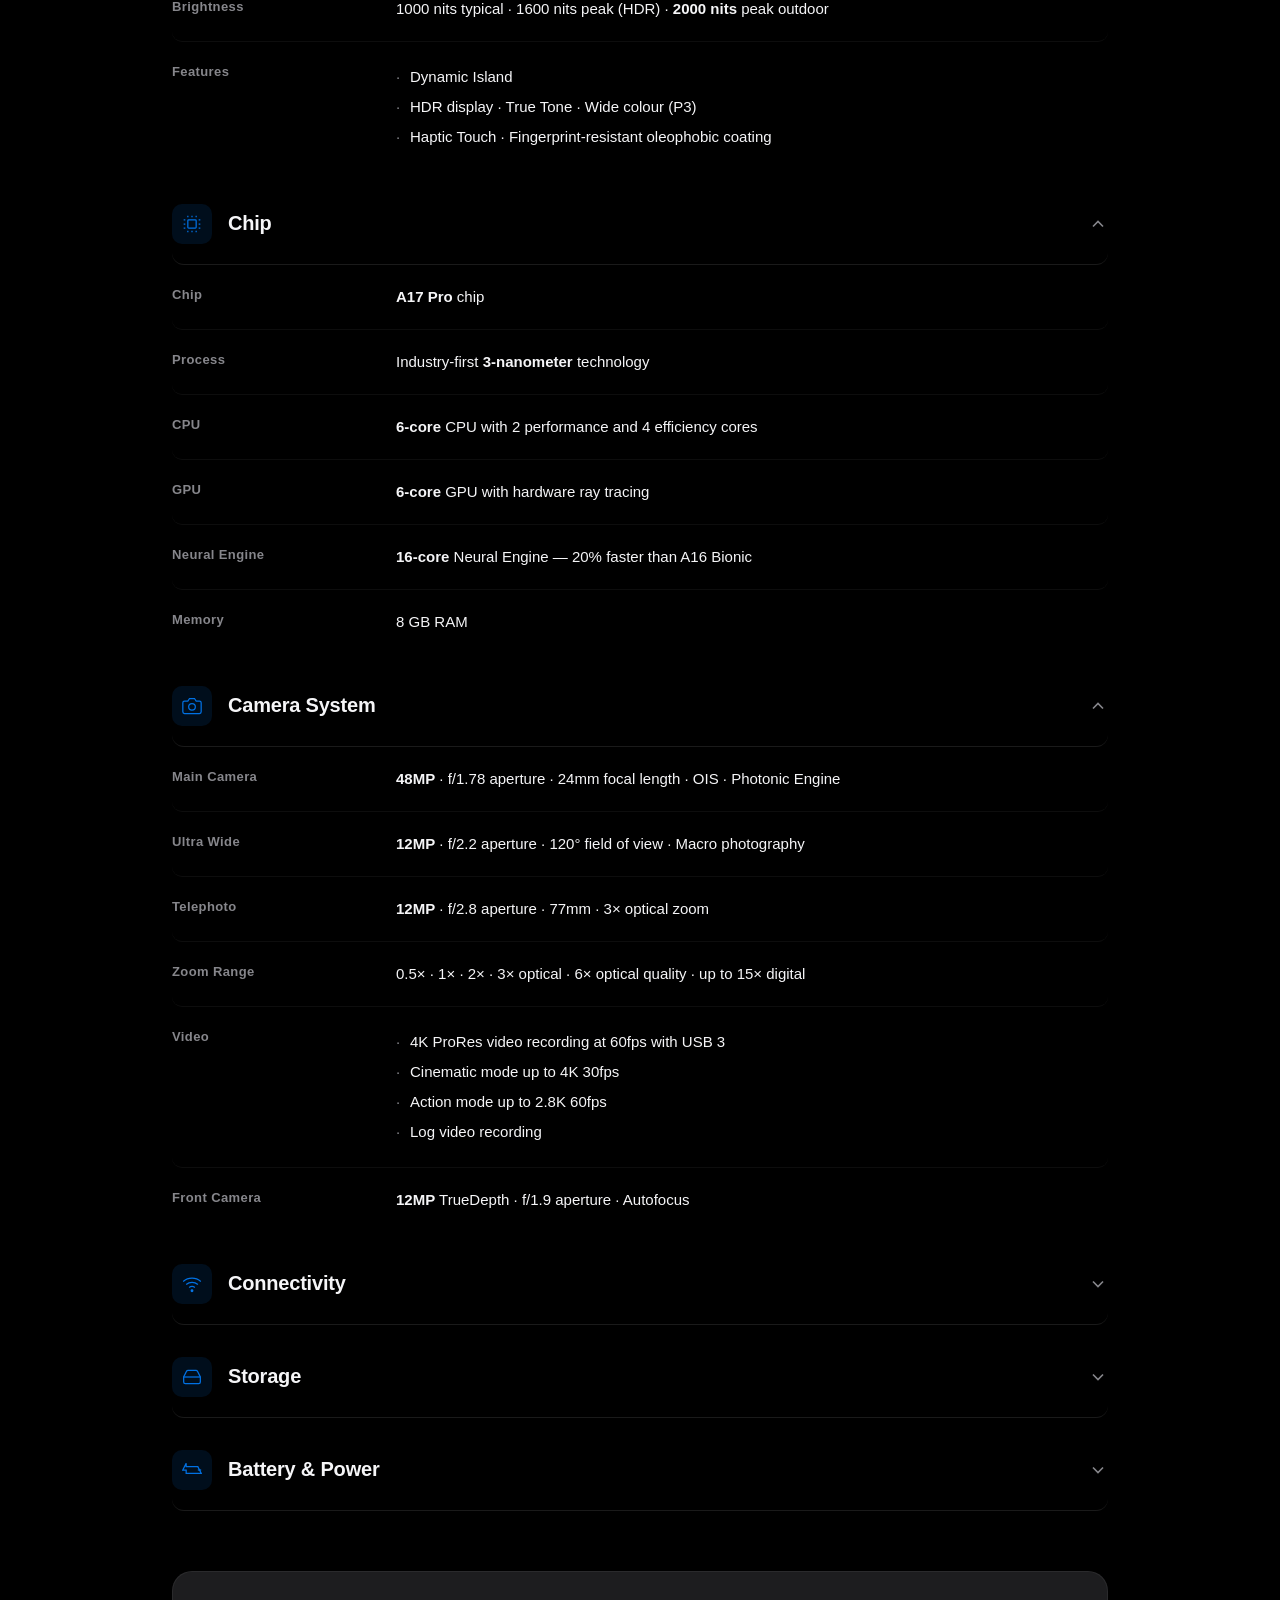
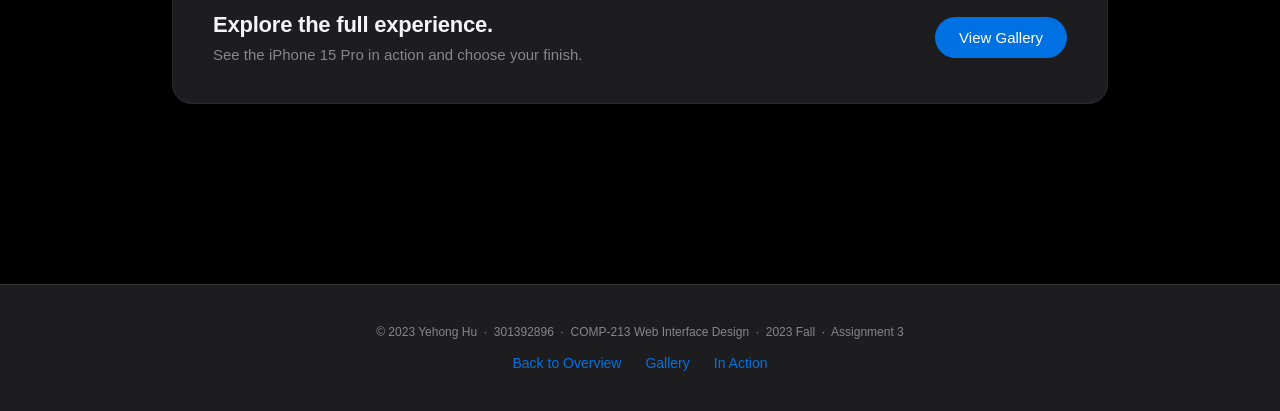
<file: specs.html>
<!DOCTYPE html>
<html lang="en">
<head>
    <meta charset="UTF-8">
    <meta name="viewport" content="width=device-width, initial-scale=1.0">
    <title>iPhone 15 Pro — Technical Specifications</title>
    <style>
        *, *::before, *::after {
            box-sizing: border-box;
            margin: 0;
            padding: 0;
        }

        :root {
            --font-apple: -apple-system, BlinkMacSystemFont, "SF Pro Display", "SF Pro Text", "Helvetica Neue", Arial, sans-serif;
            --color-bg: #000;
            --color-text: #f5f5f7;
            --color-text-secondary: #86868b;
            --color-accent: #0071e3;
            --color-divider: rgba(255,255,255,0.1);
            --color-card-bg: #1d1d1f;
        }

        html { scroll-behavior: smooth; }

        body {
            font-family: var(--font-apple);
            background: var(--color-bg);
            color: var(--color-text);
            overflow-x: hidden;
        }

        /* ===== Nav ===== */
        .nav {
            position: fixed;
            top: 0;
            left: 0;
            right: 0;
            z-index: 9999;
            height: 48px;
            background: rgba(0,0,0,0.72);
            backdrop-filter: saturate(180%) blur(20px);
            -webkit-backdrop-filter: saturate(180%) blur(20px);
            border-bottom: 1px solid rgba(255,255,255,0.08);
            display: flex;
            align-items: center;
            justify-content: center;
        }

        .nav-inner {
            width: 100%;
            max-width: 980px;
            padding: 0 22px;
            display: flex;
            align-items: center;
            justify-content: space-between;
        }

        .nav-back {
            display: flex;
            align-items: center;
            gap: 6px;
            color: var(--color-accent);
            text-decoration: none;
            font-size: 14px;
            transition: opacity 0.2s;
        }

        .nav-back:hover { opacity: 0.75; }

        .nav-logo img {
            height: 22px;
            width: auto;
            opacity: 0.9;
        }

        .nav-title {
            font-size: 14px;
            color: var(--color-text-secondary);
        }

        /* ===== Hero ===== */
        .page-hero {
            padding: 120px 22px 80px;
            text-align: center;
            background: #000;
            max-width: 980px;
            margin: 0 auto;
        }

        .page-hero .eyebrow {
            font-size: 13px;
            font-weight: 600;
            letter-spacing: 0.1em;
            text-transform: uppercase;
            color: var(--color-accent);
            margin-bottom: 16px;
        }

        .page-hero h1 {
            font-size: clamp(40px, 6vw, 72px);
            font-weight: 700;
            letter-spacing: -0.03em;
            line-height: 1.05;
            background: linear-gradient(135deg, #fff 0%, #a0a0a5 100%);
            -webkit-background-clip: text;
            -webkit-text-fill-color: transparent;
            background-clip: text;
            margin-bottom: 20px;
        }

        .page-hero p {
            font-size: 19px;
            font-weight: 300;
            color: var(--color-text-secondary);
            max-width: 500px;
            margin: 0 auto;
        }

        /* ===== Specs Layout ===== */
        .specs-page {
            max-width: 980px;
            margin: 0 auto;
            padding: 0 22px 120px;
        }

        /* ===== Spec Group ===== */
        .spec-group {
            margin-bottom: 4px;
        }

        .spec-group-header {
            display: flex;
            align-items: center;
            gap: 16px;
            padding: 28px 0 20px;
            border-bottom: 1px solid var(--color-divider);
            cursor: pointer;
            user-select: none;
        }

        .spec-group-icon {
            width: 40px;
            height: 40px;
            border-radius: 10px;
            background: rgba(0,113,227,0.12);
            display: flex;
            align-items: center;
            justify-content: center;
            flex-shrink: 0;
        }

        .spec-group-icon svg {
            width: 20px;
            height: 20px;
            stroke: var(--color-accent);
            fill: none;
            stroke-width: 1.5;
        }

        .spec-group-title {
            font-size: 20px;
            font-weight: 600;
            letter-spacing: -0.01em;
            flex: 1;
        }

        .spec-group-chevron {
            width: 20px;
            height: 20px;
            stroke: var(--color-text-secondary);
            fill: none;
            stroke-width: 2;
            transition: transform 0.3s ease;
        }

        .spec-group.open .spec-group-chevron {
            transform: rotate(180deg);
        }

        .spec-group-body {
            overflow: hidden;
            max-height: 0;
            transition: max-height 0.5s ease;
        }

        .spec-group.open .spec-group-body {
            max-height: 2000px;
        }

        /* ===== Spec Rows ===== */
        .spec-row {
            display: grid;
            grid-template-columns: 200px 1fr;
            gap: 24px;
            padding: 20px 0;
            border-bottom: 1px solid rgba(255,255,255,0.05);
            align-items: start;
        }

        .spec-row:last-child {
            border-bottom: none;
        }

        .spec-row-label {
            font-size: 13px;
            font-weight: 600;
            letter-spacing: 0.03em;
            color: var(--color-text-secondary);
            padding-top: 2px;
        }

        .spec-row-value {
            font-size: 15px;
            color: var(--color-text);
            line-height: 1.6;
        }

        .spec-row-value strong {
            font-weight: 600;
        }

        .spec-row-value ul {
            list-style: none;
            padding: 0;
        }

        .spec-row-value ul li {
            padding: 3px 0;
            position: relative;
            padding-left: 14px;
        }

        .spec-row-value ul li::before {
            content: '·';
            position: absolute;
            left: 0;
            color: var(--color-text-secondary);
        }

        /* ===== Compare Banner ===== */
        .compare-banner {
            background: var(--color-card-bg);
            border-radius: 20px;
            padding: 40px;
            margin: 60px 0;
            display: flex;
            align-items: center;
            justify-content: space-between;
            gap: 24px;
            border: 1px solid rgba(255,255,255,0.06);
        }

        .compare-banner-text h3 {
            font-size: 22px;
            font-weight: 600;
            letter-spacing: -0.01em;
            margin-bottom: 8px;
        }

        .compare-banner-text p {
            font-size: 15px;
            color: var(--color-text-secondary);
        }

        .compare-banner-action {
            display: inline-flex;
            align-items: center;
            gap: 8px;
            background: var(--color-accent);
            color: white;
            text-decoration: none;
            padding: 12px 24px;
            border-radius: 980px;
            font-size: 15px;
            font-weight: 400;
            white-space: nowrap;
            transition: background 0.2s ease;
            flex-shrink: 0;
        }

        .compare-banner-action:hover {
            background: #0077ed;
        }

        /* ===== Footer ===== */
        .footer {
            background: #1d1d1f;
            padding: 40px 22px;
            text-align: center;
            border-top: 1px solid var(--color-divider);
        }

        .footer-copy {
            font-size: 12px;
            color: var(--color-text-secondary);
            margin-bottom: 16px;
        }

        .footer-links {
            display: flex;
            justify-content: center;
            gap: 24px;
            flex-wrap: wrap;
        }

        .footer-links a {
            font-size: 14px;
            color: var(--color-accent);
            text-decoration: none;
            transition: opacity 0.2s;
        }

        .footer-links a:hover { opacity: 0.75; }

        /* ===== Scroll Animations ===== */
        .fade-up {
            opacity: 0;
            transform: translateY(30px);
            transition: opacity 0.6s ease, transform 0.6s ease;
        }

        .fade-up.visible {
            opacity: 1;
            transform: translateY(0);
        }

        /* ===== Focus States (keyboard accessibility) ===== */
        a:focus-visible,
        button:focus-visible,
        [role="button"]:focus-visible,
        [tabindex]:focus-visible {
            outline: 2px solid var(--color-accent);
            outline-offset: 3px;
            border-radius: 6px;
        }

        /* ===== Delight: spec row hover + header lift ===== */
        .spec-group-header {
            border-radius: 12px;
            transition: background 0.25s ease, padding 0.25s ease;
        }

        .spec-group-header:hover {
            background: rgba(255,255,255,0.03);
        }

        .spec-row {
            border-radius: 10px;
            transition: background 0.25s ease;
        }

        .spec-row:hover {
            background: rgba(255,255,255,0.03);
        }

        /* ===== Reduced Motion ===== */
        @media (prefers-reduced-motion: reduce) {
            html { scroll-behavior: auto; }

            *, *::before, *::after {
                animation-duration: 0.01ms !important;
                animation-iteration-count: 1 !important;
                transition-duration: 0.01ms !important;
            }

            .fade-up {
                opacity: 1 !important;
                transform: none !important;
            }

            .spec-group-body { transition: none; }
        }

        @media (max-width: 600px) {
            .spec-row {
                grid-template-columns: 1fr;
                gap: 6px;
            }

            .compare-banner {
                flex-direction: column;
                text-align: center;
            }
        }
    </style>
</head>
<body>

    <!-- Nav -->
    <nav class="nav">
        <div class="nav-inner">
            <a href="index.html" class="nav-back">
                <svg viewBox="0 0 16 16" fill="none" stroke="currentColor" stroke-width="2" width="16" height="16">
                    <path d="M10 3L5 8l5 5"/>
                </svg>
                Back
            </a>
            <div class="nav-logo">
                <img src="15 pro logo.png" alt="iPhone 15 Pro">
            </div>
            <span class="nav-title">Specifications</span>
        </div>
    </nav>

    <!-- Hero -->
    <div class="page-hero fade-up">
        <p class="eyebrow">Technical Specifications</p>
        <h1>iPhone 15 Pro</h1>
        <p>Every detail about the most advanced iPhone ever built.</p>
    </div>

    <!-- Specs Content -->
    <div class="specs-page">

        <!-- Compare Banner -->
        <div class="compare-banner fade-up">
            <div class="compare-banner-text">
                <h3>Ready to buy?</h3>
                <p>Choose your storage and finish. Free delivery available.</p>
            </div>
            <a href="index.html#pricing" class="compare-banner-action">Shop iPhone 15 Pro</a>
        </div>

        <!-- Design -->
        <div class="spec-group open fade-up">
            <div class="spec-group-header" onclick="toggleGroup(this)">
                <div class="spec-group-icon">
                    <svg viewBox="0 0 24 24"><rect x="5" y="2" width="14" height="20" rx="3"/><line x1="12" y1="18" x2="12" y2="18.5" stroke-linecap="round" stroke-width="2"/></svg>
                </div>
                <span class="spec-group-title">Design</span>
                <svg class="spec-group-chevron" viewBox="0 0 24 24"><path d="M6 9l6 6 6-6"/></svg>
            </div>
            <div class="spec-group-body">
                <div class="spec-row">
                    <div class="spec-row-label">Colors</div>
                    <div class="spec-row-value">
                        <ul>
                            <li>Black Titanium</li>
                            <li>White Titanium</li>
                            <li>Blue Titanium</li>
                            <li>Natural Titanium</li>
                        </ul>
                    </div>
                </div>
                <div class="spec-row">
                    <div class="spec-row-label">Materials</div>
                    <div class="spec-row-value">Aerospace-grade titanium frame · Ceramic Shield front · Textured matte glass back</div>
                </div>
                <div class="spec-row">
                    <div class="spec-row-label">Dimensions</div>
                    <div class="spec-row-value">146.6 mm × 70.6 mm × 8.25 mm<br>(5.77 in × 2.78 in × 0.32 in)</div>
                </div>
                <div class="spec-row">
                    <div class="spec-row-label">Weight</div>
                    <div class="spec-row-value"><strong>187 g</strong> (6.60 oz) — lightest Pro model ever</div>
                </div>
                <div class="spec-row">
                    <div class="spec-row-label">Border Width</div>
                    <div class="spec-row-value"><strong>1.55 mm</strong> — thinnest border on any iPhone Pro</div>
                </div>
                <div class="spec-row">
                    <div class="spec-row-label">Water Resistance</div>
                    <div class="spec-row-value">IP68 (6 metres for up to 30 minutes)</div>
                </div>
            </div>
        </div>

        <!-- Display -->
        <div class="spec-group open fade-up">
            <div class="spec-group-header" onclick="toggleGroup(this)">
                <div class="spec-group-icon">
                    <svg viewBox="0 0 24 24"><rect x="2" y="4" width="20" height="16" rx="2"/><line x1="8" y1="20" x2="16" y2="20"/><line x1="12" y1="16" x2="12" y2="20"/></svg>
                </div>
                <span class="spec-group-title">Display</span>
                <svg class="spec-group-chevron" viewBox="0 0 24 24"><path d="M6 9l6 6 6-6"/></svg>
            </div>
            <div class="spec-group-body">
                <div class="spec-row">
                    <div class="spec-row-label">Type</div>
                    <div class="spec-row-value"><strong>Super Retina XDR</strong> display with ProMotion</div>
                </div>
                <div class="spec-row">
                    <div class="spec-row-label">Size</div>
                    <div class="spec-row-value"><strong>6.1 inches</strong> (diagonal) all-screen OLED</div>
                </div>
                <div class="spec-row">
                    <div class="spec-row-label">Resolution</div>
                    <div class="spec-row-value">2556 × 1179 pixels at <strong>460 ppi</strong></div>
                </div>
                <div class="spec-row">
                    <div class="spec-row-label">Refresh Rate</div>
                    <div class="spec-row-value">Adaptive refresh rate up to <strong>120Hz</strong> with ProMotion<br>Always-On display (1Hz minimum)</div>
                </div>
                <div class="spec-row">
                    <div class="spec-row-label">Brightness</div>
                    <div class="spec-row-value">1000 nits typical · 1600 nits peak (HDR) · <strong>2000 nits</strong> peak outdoor</div>
                </div>
                <div class="spec-row">
                    <div class="spec-row-label">Features</div>
                    <div class="spec-row-value">
                        <ul>
                            <li>Dynamic Island</li>
                            <li>HDR display · True Tone · Wide colour (P3)</li>
                            <li>Haptic Touch · Fingerprint-resistant oleophobic coating</li>
                        </ul>
                    </div>
                </div>
            </div>
        </div>

        <!-- Chip -->
        <div class="spec-group open fade-up">
            <div class="spec-group-header" onclick="toggleGroup(this)">
                <div class="spec-group-icon">
                    <svg viewBox="0 0 24 24"><rect x="7" y="7" width="10" height="10" rx="1"/><path d="M7 4v-2M12 4v-2M17 4v-2M7 22v-2M12 22v-2M17 22v-2M4 7H2M4 12H2M4 17H2M22 7h-2M22 12h-2M22 17h-2"/></svg>
                </div>
                <span class="spec-group-title">Chip</span>
                <svg class="spec-group-chevron" viewBox="0 0 24 24"><path d="M6 9l6 6 6-6"/></svg>
            </div>
            <div class="spec-group-body">
                <div class="spec-row">
                    <div class="spec-row-label">Chip</div>
                    <div class="spec-row-value"><strong>A17 Pro</strong> chip</div>
                </div>
                <div class="spec-row">
                    <div class="spec-row-label">Process</div>
                    <div class="spec-row-value">Industry-first <strong>3-nanometer</strong> technology</div>
                </div>
                <div class="spec-row">
                    <div class="spec-row-label">CPU</div>
                    <div class="spec-row-value"><strong>6-core</strong> CPU with 2 performance and 4 efficiency cores</div>
                </div>
                <div class="spec-row">
                    <div class="spec-row-label">GPU</div>
                    <div class="spec-row-value"><strong>6-core</strong> GPU with hardware ray tracing</div>
                </div>
                <div class="spec-row">
                    <div class="spec-row-label">Neural Engine</div>
                    <div class="spec-row-value"><strong>16-core</strong> Neural Engine — 20% faster than A16 Bionic</div>
                </div>
                <div class="spec-row">
                    <div class="spec-row-label">Memory</div>
                    <div class="spec-row-value">8 GB RAM</div>
                </div>
            </div>
        </div>

        <!-- Camera -->
        <div class="spec-group open fade-up">
            <div class="spec-group-header" onclick="toggleGroup(this)">
                <div class="spec-group-icon">
                    <svg viewBox="0 0 24 24"><path d="M23 19a2 2 0 01-2 2H3a2 2 0 01-2-2V8a2 2 0 012-2h4l2-3h6l2 3h4a2 2 0 012 2z"/><circle cx="12" cy="13" r="4"/></svg>
                </div>
                <span class="spec-group-title">Camera System</span>
                <svg class="spec-group-chevron" viewBox="0 0 24 24"><path d="M6 9l6 6 6-6"/></svg>
            </div>
            <div class="spec-group-body">
                <div class="spec-row">
                    <div class="spec-row-label">Main Camera</div>
                    <div class="spec-row-value"><strong>48MP</strong> · f/1.78 aperture · 24mm focal length · OIS · Photonic Engine</div>
                </div>
                <div class="spec-row">
                    <div class="spec-row-label">Ultra Wide</div>
                    <div class="spec-row-value"><strong>12MP</strong> · f/2.2 aperture · 120° field of view · Macro photography</div>
                </div>
                <div class="spec-row">
                    <div class="spec-row-label">Telephoto</div>
                    <div class="spec-row-value"><strong>12MP</strong> · f/2.8 aperture · 77mm · 3× optical zoom</div>
                </div>
                <div class="spec-row">
                    <div class="spec-row-label">Zoom Range</div>
                    <div class="spec-row-value">0.5× · 1× · 2× · 3× optical · 6× optical quality · up to 15× digital</div>
                </div>
                <div class="spec-row">
                    <div class="spec-row-label">Video</div>
                    <div class="spec-row-value">
                        <ul>
                            <li>4K ProRes video recording at 60fps with USB 3</li>
                            <li>Cinematic mode up to 4K 30fps</li>
                            <li>Action mode up to 2.8K 60fps</li>
                            <li>Log video recording</li>
                        </ul>
                    </div>
                </div>
                <div class="spec-row">
                    <div class="spec-row-label">Front Camera</div>
                    <div class="spec-row-value"><strong>12MP</strong> TrueDepth · f/1.9 aperture · Autofocus</div>
                </div>
            </div>
        </div>

        <!-- Connectivity -->
        <div class="spec-group fade-up">
            <div class="spec-group-header" onclick="toggleGroup(this)">
                <div class="spec-group-icon">
                    <svg viewBox="0 0 24 24"><path d="M5 12.55a11 11 0 0114.08 0"/><path d="M1.42 9a16 16 0 0121.16 0"/><path d="M8.53 16.11a6 6 0 016.95 0"/><circle cx="12" cy="20" r="1" fill="currentColor"/></svg>
                </div>
                <span class="spec-group-title">Connectivity</span>
                <svg class="spec-group-chevron" viewBox="0 0 24 24"><path d="M6 9l6 6 6-6"/></svg>
            </div>
            <div class="spec-group-body">
                <div class="spec-row">
                    <div class="spec-row-label">Cellular</div>
                    <div class="spec-row-value"><strong>5G</strong> (sub-6GHz and mmWave) · 4G LTE</div>
                </div>
                <div class="spec-row">
                    <div class="spec-row-label">Wi-Fi</div>
                    <div class="spec-row-value"><strong>Wi-Fi 6E</strong> (802.11ax) with 2.4GHz, 5GHz, 6GHz</div>
                </div>
                <div class="spec-row">
                    <div class="spec-row-label">Bluetooth</div>
                    <div class="spec-row-value"><strong>Bluetooth 5.3</strong></div>
                </div>
                <div class="spec-row">
                    <div class="spec-row-label">NFC</div>
                    <div class="spec-row-value">NFC with reader mode</div>
                </div>
                <div class="spec-row">
                    <div class="spec-row-label">Connector</div>
                    <div class="spec-row-value"><strong>USB-C</strong> with USB 3 (up to 10Gb/s) · Supports DisplayPort · USB 3 camera · Thunderbolt 3 (up to 40Gb/s)</div>
                </div>
                <div class="spec-row">
                    <div class="spec-row-label">Location</div>
                    <div class="spec-row-value">Precision dual-frequency GPS · GLONASS · Galileo · BeiDou · QZSS</div>
                </div>
            </div>
        </div>

        <!-- Storage -->
        <div class="spec-group fade-up">
            <div class="spec-group-header" onclick="toggleGroup(this)">
                <div class="spec-group-icon">
                    <svg viewBox="0 0 24 24"><path d="M22 12H2"/><path d="M5.45 5.11L2 12v6a2 2 0 002 2h16a2 2 0 002-2v-6l-3.45-6.89A2 2 0 0016.76 4H7.24a2 2 0 00-1.79 1.11z"/><line x1="6" y1="16" x2="6.01" y2="16"/><line x1="10" y1="16" x2="10.01" y2="16"/></svg>
                </div>
                <span class="spec-group-title">Storage</span>
                <svg class="spec-group-chevron" viewBox="0 0 24 24"><path d="M6 9l6 6 6-6"/></svg>
            </div>
            <div class="spec-group-body">
                <div class="spec-row">
                    <div class="spec-row-label">Capacity Options</div>
                    <div class="spec-row-value">
                        <ul>
                            <li><strong>128 GB</strong> — $1,449</li>
                            <li><strong>256 GB</strong> — $1,749</li>
                            <li><strong>512 GB</strong> — $1,949</li>
                            <li><strong>1 TB</strong> — $2,149</li>
                        </ul>
                    </div>
                </div>
            </div>
        </div>

        <!-- Power -->
        <div class="spec-group fade-up">
            <div class="spec-group-header" onclick="toggleGroup(this)">
                <div class="spec-group-icon">
                    <svg viewBox="0 0 24 24"><path d="M5 12H1l4-8v4h14l4 8H5z"/><line x1="19" y1="12" x2="23" y2="12"/></svg>
                </div>
                <span class="spec-group-title">Battery & Power</span>
                <svg class="spec-group-chevron" viewBox="0 0 24 24"><path d="M6 9l6 6 6-6"/></svg>
            </div>
            <div class="spec-group-body">
                <div class="spec-row">
                    <div class="spec-row-label">Video Playback</div>
                    <div class="spec-row-value">Up to <strong>23 hours</strong></div>
                </div>
                <div class="spec-row">
                    <div class="spec-row-label">Video Streaming</div>
                    <div class="spec-row-value">Up to <strong>20 hours</strong></div>
                </div>
                <div class="spec-row">
                    <div class="spec-row-label">Audio Playback</div>
                    <div class="spec-row-value">Up to <strong>75 hours</strong></div>
                </div>
                <div class="spec-row">
                    <div class="spec-row-label">Charging</div>
                    <div class="spec-row-value">MagSafe wireless charging up to 15W · Qi wireless charging up to 7.5W · USB-C wired charging</div>
                </div>
            </div>
        </div>

        <!-- Bottom CTA -->
        <div class="compare-banner fade-up" style="margin-top: 60px">
            <div class="compare-banner-text">
                <h3>Explore the full experience.</h3>
                <p>See the iPhone 15 Pro in action and choose your finish.</p>
            </div>
            <a href="gallery.html" class="compare-banner-action">View Gallery</a>
        </div>

    </div>

    <!-- Footer -->
    <footer class="footer">
        <p class="footer-copy">&copy; 2023 Yehong Hu &nbsp;·&nbsp; 301392896 &nbsp;·&nbsp; COMP-213 Web Interface Design &nbsp;·&nbsp; 2023 Fall &nbsp;·&nbsp; Assignment 3</p>
        <div class="footer-links">
            <a href="index.html">Back to Overview</a>
            <a href="gallery.html">Gallery</a>
            <a href="picture.html">In Action</a>
        </div>
    </footer>

    <script>
        // Accordion toggle
        function toggleGroup(header) {
            const group = header.parentElement;
            group.classList.toggle('open');
            header.setAttribute('aria-expanded', String(group.classList.contains('open')));
        }

        // Keyboard accessibility: accordion headers act as buttons
        document.querySelectorAll('.spec-group-header').forEach(header => {
            header.setAttribute('role', 'button');
            header.setAttribute('tabindex', '0');
            header.setAttribute('aria-expanded',
                String(header.parentElement.classList.contains('open')));
            header.addEventListener('keydown', (e) => {
                if (e.key === 'Enter' || e.key === ' ') {
                    e.preventDefault();
                    toggleGroup(header);
                }
            });
        });

        // Scroll animations
        const observer = new IntersectionObserver((entries) => {
            entries.forEach(e => { if (e.isIntersecting) e.target.classList.add('visible'); });
        }, { threshold: 0.08, rootMargin: '0px 0px -30px 0px' });

        document.querySelectorAll('.fade-up').forEach(el => observer.observe(el));
    </script>
</body>
</html>
</file>
